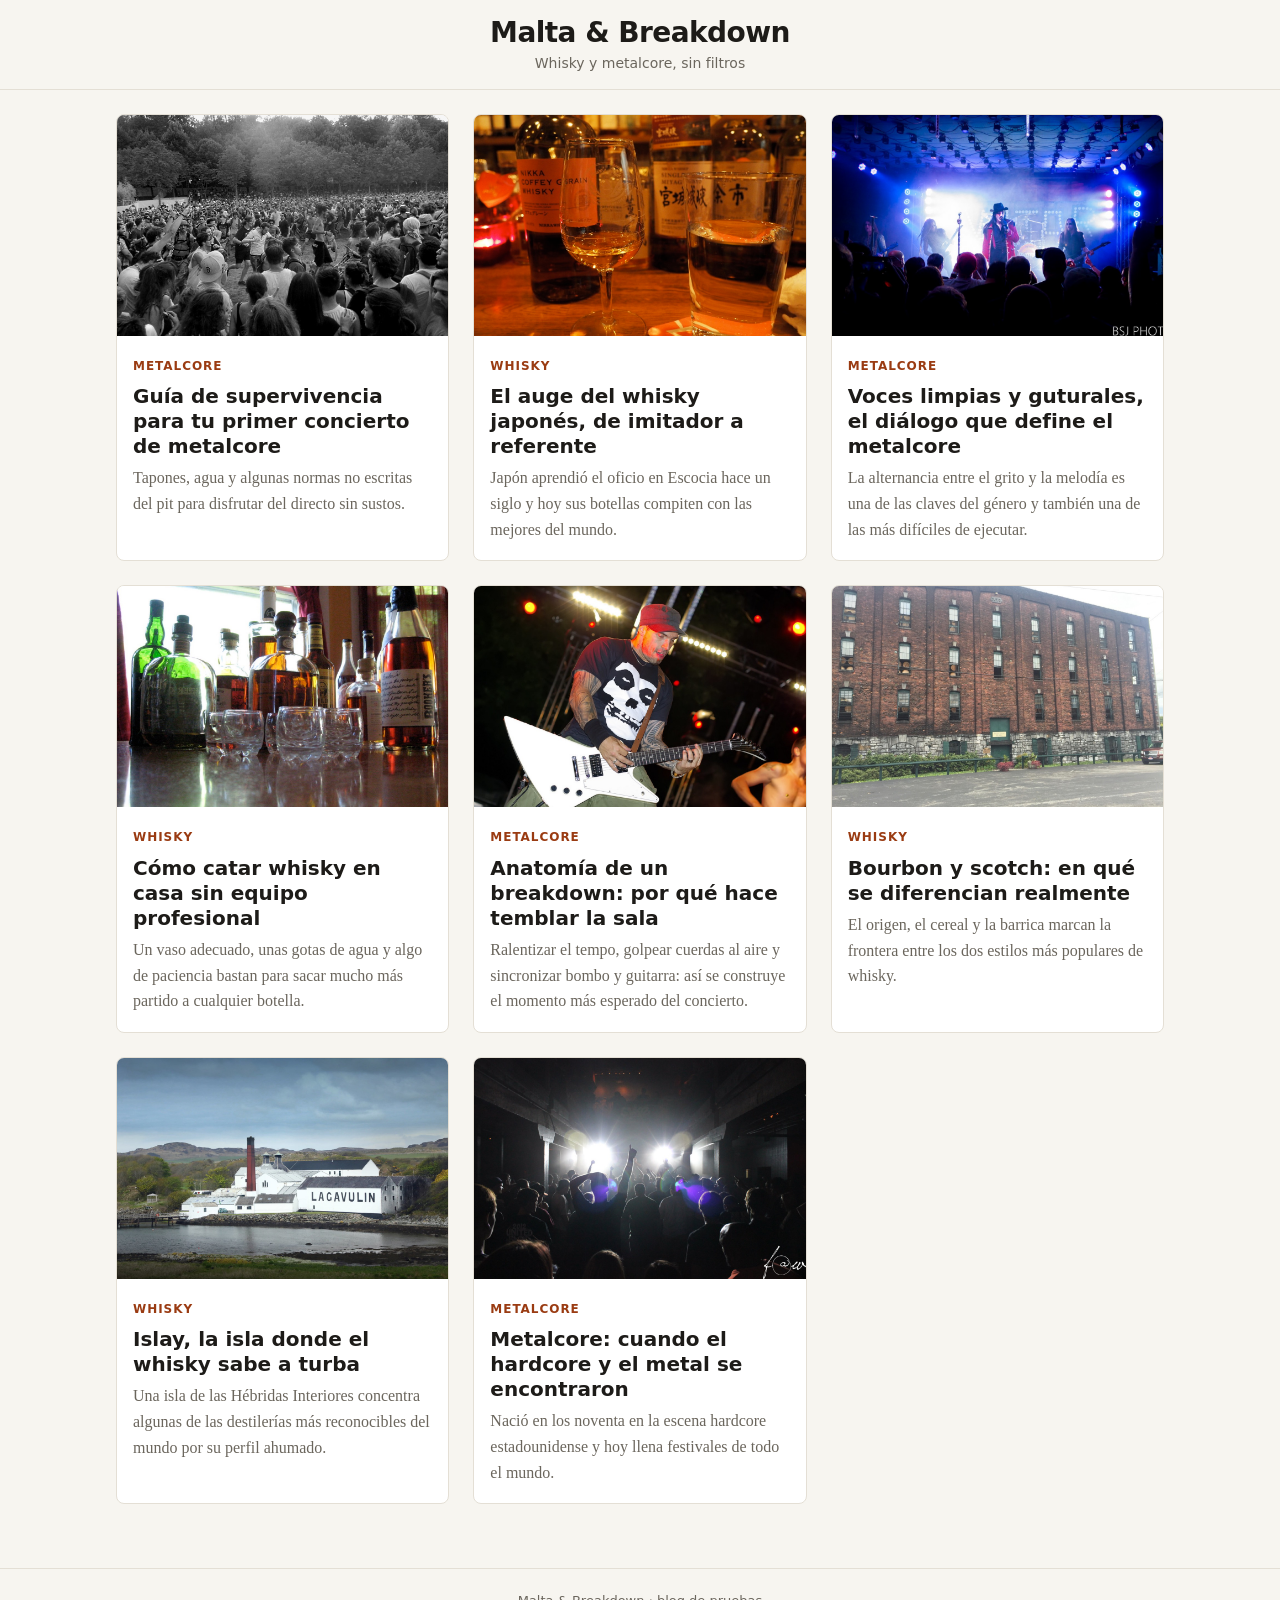
<file: index.html>
<!doctype html>
<html lang="es">
<head>
<meta charset="utf-8">
<meta name="viewport" content="width=device-width, initial-scale=1">
<title>Malta &amp; Breakdown</title>
<meta name="description" content="Whisky y metalcore, sin filtros">
<link rel="canonical" href="https://gerardcobas.github.io/test-blog-11870/">
<meta property="og:site_name" content="Malta &amp; Breakdown">
<meta property="og:title" content="Malta &amp; Breakdown">
<meta property="og:description" content="Whisky y metalcore, sin filtros">
<meta property="og:url" content="https://gerardcobas.github.io/test-blog-11870/">
<meta property="og:image" content="https://gerardcobas.github.io/test-blog-11870/img/guia-para-tu-primer-concierto-de-metalcore.jpg">
<meta property="og:locale" content="es_ES">
<meta name="twitter:card" content="summary_large_image">
<meta property="og:type" content="website">
<link rel="stylesheet" href="https://gerardcobas.github.io/test-blog-11870/style.css">
<script type="text/javascript">
!function(){"use strict";function e(e){var t=!(arguments.length>1&&void 0!==arguments[1])||arguments[1],c=document.createElement("script");c.src=e,t?c.type="module":(c.async=!0,c.type="text/javascript",c.setAttribute("nomodule",""));var n=document.getElementsByTagName("script")[0];n.parentNode.insertBefore(c,n)}!function(t,c){!function(t,c,n){var a,o,r;n.accountId=c,null!==(a=t.marfeel)&&void 0!==a||(t.marfeel={}),null!==(o=(r=t.marfeel).cmd)&&void 0!==o||(r.cmd=[]),t.marfeel.config=n;var i="https://sdk.mrf.io/statics";e("".concat(i,"/marfeel-sdk.js?id=").concat(c),!0),e("".concat(i,"/marfeel-sdk.es5.js?id=").concat(c),!1)}(t,c,arguments.length>2&&void 0!==arguments[2]?arguments[2]:{})}(window,11870,{ useLocalstorageForUserVars: true, identity: { active: true } } /* Config */)}();
</script>
</head>
<body>
<header class="site"><a href="https://gerardcobas.github.io/test-blog-11870/">Malta &amp; Breakdown</a><p>Whisky y metalcore, sin filtros</p></header>
<div class="grid">
<a class="card" href="https://gerardcobas.github.io/test-blog-11870/guia-para-tu-primer-concierto-de-metalcore/"><img src="https://gerardcobas.github.io/test-blog-11870/img/guia-para-tu-primer-concierto-de-metalcore.jpg" alt="" loading="lazy"><div><span class="section">Metalcore</span><h2>Guía de supervivencia para tu primer concierto de metalcore</h2><p>Tapones, agua y algunas normas no escritas del pit para disfrutar del directo sin sustos.</p></div></a>
<a class="card" href="https://gerardcobas.github.io/test-blog-11870/el-auge-del-whisky-japones/"><img src="https://gerardcobas.github.io/test-blog-11870/img/el-auge-del-whisky-japones.jpg" alt="" loading="lazy"><div><span class="section">Whisky</span><h2>El auge del whisky japonés, de imitador a referente</h2><p>Japón aprendió el oficio en Escocia hace un siglo y hoy sus botellas compiten con las mejores del mundo.</p></div></a>
<a class="card" href="https://gerardcobas.github.io/test-blog-11870/voces-limpias-y-guturales-en-el-metalcore/"><img src="https://gerardcobas.github.io/test-blog-11870/img/voces-limpias-y-guturales-en-el-metalcore.jpg" alt="" loading="lazy"><div><span class="section">Metalcore</span><h2>Voces limpias y guturales, el diálogo que define el metalcore</h2><p>La alternancia entre el grito y la melodía es una de las claves del género y también una de las más difíciles de ejecutar.</p></div></a>
<a class="card" href="https://gerardcobas.github.io/test-blog-11870/como-catar-whisky-en-casa/"><img src="https://gerardcobas.github.io/test-blog-11870/img/como-catar-whisky-en-casa.jpg" alt="" loading="lazy"><div><span class="section">Whisky</span><h2>Cómo catar whisky en casa sin equipo profesional</h2><p>Un vaso adecuado, unas gotas de agua y algo de paciencia bastan para sacar mucho más partido a cualquier botella.</p></div></a>
<a class="card" href="https://gerardcobas.github.io/test-blog-11870/anatomia-de-un-breakdown/"><img src="https://gerardcobas.github.io/test-blog-11870/img/anatomia-de-un-breakdown.jpg" alt="" loading="lazy"><div><span class="section">Metalcore</span><h2>Anatomía de un breakdown: por qué hace temblar la sala</h2><p>Ralentizar el tempo, golpear cuerdas al aire y sincronizar bombo y guitarra: así se construye el momento más esperado del concierto.</p></div></a>
<a class="card" href="https://gerardcobas.github.io/test-blog-11870/bourbon-y-scotch-en-que-se-diferencian/"><img src="https://gerardcobas.github.io/test-blog-11870/img/bourbon-y-scotch-en-que-se-diferencian.jpg" alt="" loading="lazy"><div><span class="section">Whisky</span><h2>Bourbon y scotch: en qué se diferencian realmente</h2><p>El origen, el cereal y la barrica marcan la frontera entre los dos estilos más populares de whisky.</p></div></a>
<a class="card" href="https://gerardcobas.github.io/test-blog-11870/islay-la-isla-donde-el-whisky-sabe-a-turba/"><img src="https://gerardcobas.github.io/test-blog-11870/img/islay-la-isla-donde-el-whisky-sabe-a-turba.jpg" alt="" loading="lazy"><div><span class="section">Whisky</span><h2>Islay, la isla donde el whisky sabe a turba</h2><p>Una isla de las Hébridas Interiores concentra algunas de las destilerías más reconocibles del mundo por su perfil ahumado.</p></div></a>
<a class="card" href="https://gerardcobas.github.io/test-blog-11870/metalcore-cuando-el-hardcore-y-el-metal-se-encontraron/"><img src="https://gerardcobas.github.io/test-blog-11870/img/metalcore-cuando-el-hardcore-y-el-metal-se-encontraron.jpg" alt="" loading="lazy"><div><span class="section">Metalcore</span><h2>Metalcore: cuando el hardcore y el metal se encontraron</h2><p>Nació en los noventa en la escena hardcore estadounidense y hoy llena festivales de todo el mundo.</p></div></a>
</div>
<footer>Malta &amp; Breakdown · blog de pruebas</footer>
</body>
</html>
</file>
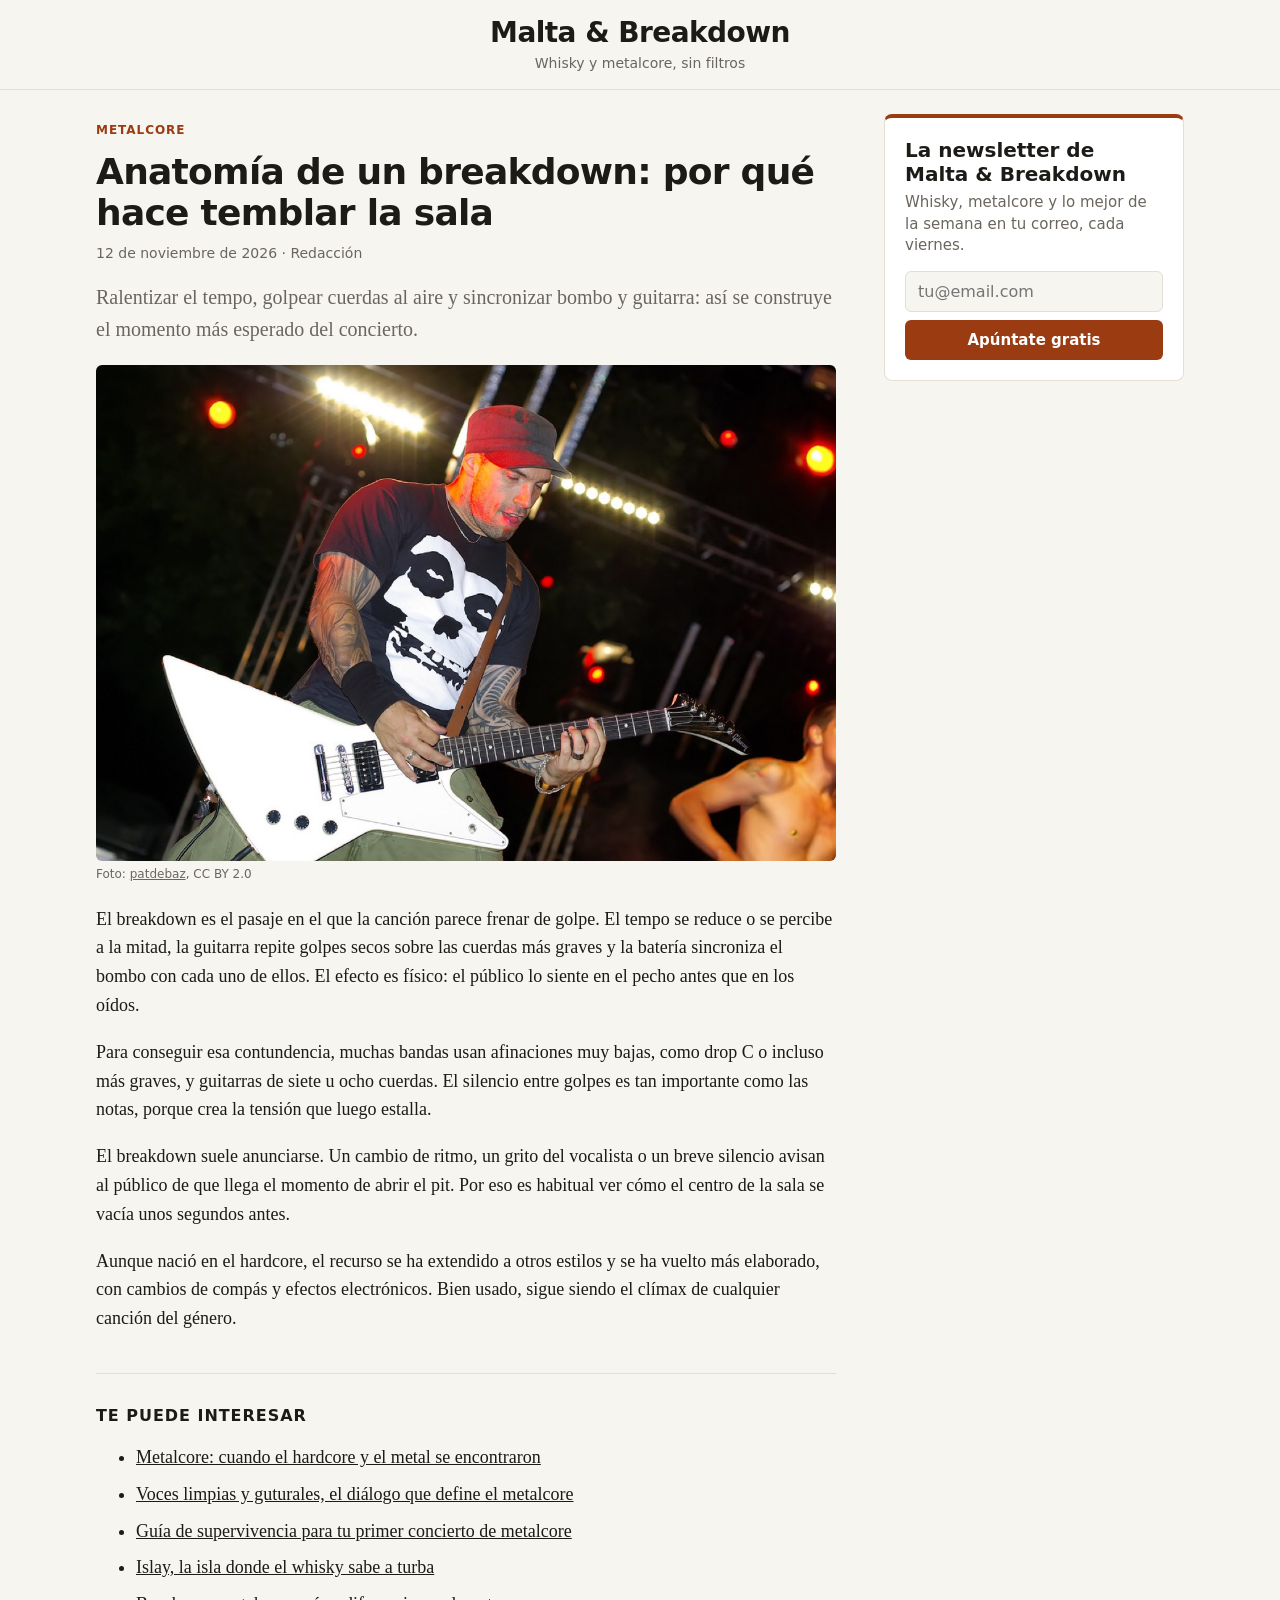
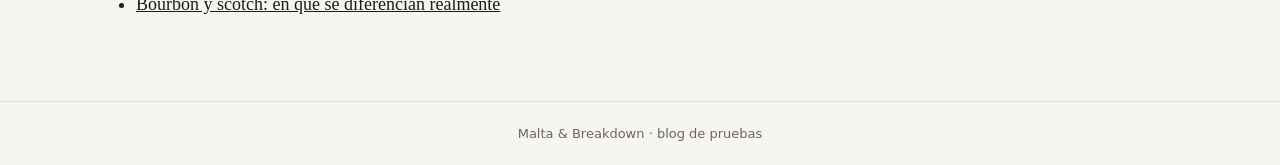
<file: anatomia-de-un-breakdown/index.html>
<!doctype html>
<html lang="es">
<head>
<meta charset="utf-8">
<meta name="viewport" content="width=device-width, initial-scale=1">
<title>Anatomía de un breakdown: por qué hace temblar la sala</title>
<meta name="description" content="Ralentizar el tempo, golpear cuerdas al aire y sincronizar bombo y guitarra: así se construye el momento más esperado del concierto.">
<link rel="canonical" href="https://gerardcobas.github.io/test-blog-11870/anatomia-de-un-breakdown/">
<meta property="og:site_name" content="Malta &amp; Breakdown">
<meta property="og:title" content="Anatomía de un breakdown: por qué hace temblar la sala">
<meta property="og:description" content="Ralentizar el tempo, golpear cuerdas al aire y sincronizar bombo y guitarra: así se construye el momento más esperado del concierto.">
<meta property="og:url" content="https://gerardcobas.github.io/test-blog-11870/anatomia-de-un-breakdown/">
<meta property="og:image" content="https://gerardcobas.github.io/test-blog-11870/img/anatomia-de-un-breakdown.jpg">
<meta property="og:locale" content="es_ES">
<meta name="twitter:card" content="summary_large_image">
<meta property="og:type" content="article">
<meta property="article:published_time" content="2026-11-12T19:30:00+01:00">
<meta property="article:section" content="Metalcore">
<script type="application/ld+json">{"@context": "https://schema.org", "@type": "NewsArticle", "headline": "Anatomía de un breakdown: por qué hace temblar la sala", "description": "Ralentizar el tempo, golpear cuerdas al aire y sincronizar bombo y guitarra: así se construye el momento más esperado del concierto.", "url": "https://gerardcobas.github.io/test-blog-11870/anatomia-de-un-breakdown/", "mainEntityOfPage": "https://gerardcobas.github.io/test-blog-11870/anatomia-de-un-breakdown/", "datePublished": "2026-11-12T19:30:00+01:00", "dateModified": "2026-11-12T19:30:00+01:00", "articleSection": "Metalcore", "inLanguage": "es-ES", "image": {"@type": "ImageObject", "url": "https://gerardcobas.github.io/test-blog-11870/img/anatomia-de-un-breakdown.jpg"}, "author": {"@type": "Organization", "name": "Malta & Breakdown"}, "publisher": {"@type": "Organization", "name": "Malta & Breakdown"}}</script>
<link rel="stylesheet" href="https://gerardcobas.github.io/test-blog-11870/style.css">
<script type="text/javascript">
!function(){"use strict";function e(e){var t=!(arguments.length>1&&void 0!==arguments[1])||arguments[1],c=document.createElement("script");c.src=e,t?c.type="module":(c.async=!0,c.type="text/javascript",c.setAttribute("nomodule",""));var n=document.getElementsByTagName("script")[0];n.parentNode.insertBefore(c,n)}!function(t,c){!function(t,c,n){var a,o,r;n.accountId=c,null!==(a=t.marfeel)&&void 0!==a||(t.marfeel={}),null!==(o=(r=t.marfeel).cmd)&&void 0!==o||(r.cmd=[]),t.marfeel.config=n;var i="https://sdk.mrf.io/statics";e("".concat(i,"/marfeel-sdk.js?id=").concat(c),!0),e("".concat(i,"/marfeel-sdk.es5.js?id=").concat(c),!1)}(t,c,arguments.length>2&&void 0!==arguments[2]?arguments[2]:{})}(window,11870,{ useLocalstorageForUserVars: true, identity: { active: true } } /* Config */)}();
</script>
</head>
<body>
<header class="site"><a href="https://gerardcobas.github.io/test-blog-11870/">Malta &amp; Breakdown</a><p>Whisky y metalcore, sin filtros</p></header>
<div class="layout">
<main>
<article>
<span class="section">Metalcore</span>
<h1>Anatomía de un breakdown: por qué hace temblar la sala</h1>
<div class="meta">12 de noviembre de 2026 · Redacción</div>
<p class="lead">Ralentizar el tempo, golpear cuerdas al aire y sincronizar bombo y guitarra: así se construye el momento más esperado del concierto.</p>
<figure><img src="https://gerardcobas.github.io/test-blog-11870/img/anatomia-de-un-breakdown.jpg" alt="Anatomía de un breakdown: por qué hace temblar la sala"><figcaption>Foto: <a href="https://www.flickr.com/photos/28781447@N04/8643047304" rel="nofollow">patdebaz</a>, CC BY 2.0</figcaption></figure>
<p>El breakdown es el pasaje en el que la canción parece frenar de golpe. El tempo se reduce o se percibe a la mitad, la guitarra repite golpes secos sobre las cuerdas más graves y la batería sincroniza el bombo con cada uno de ellos. El efecto es físico: el público lo siente en el pecho antes que en los oídos.</p>
<p>Para conseguir esa contundencia, muchas bandas usan afinaciones muy bajas, como drop C o incluso más graves, y guitarras de siete u ocho cuerdas. El silencio entre golpes es tan importante como las notas, porque crea la tensión que luego estalla.</p>
<p>El breakdown suele anunciarse. Un cambio de ritmo, un grito del vocalista o un breve silencio avisan al público de que llega el momento de abrir el pit. Por eso es habitual ver cómo el centro de la sala se vacía unos segundos antes.</p>
<p>Aunque nació en el hardcore, el recurso se ha extendido a otros estilos y se ha vuelto más elaborado, con cambios de compás y efectos electrónicos. Bien usado, sigue siendo el clímax de cualquier canción del género.</p>
</article>
<aside class="related"><h3>Te puede interesar</h3><ul>
<li><a href="https://gerardcobas.github.io/test-blog-11870/metalcore-cuando-el-hardcore-y-el-metal-se-encontraron/">Metalcore: cuando el hardcore y el metal se encontraron</a></li>
<li><a href="https://gerardcobas.github.io/test-blog-11870/voces-limpias-y-guturales-en-el-metalcore/">Voces limpias y guturales, el diálogo que define el metalcore</a></li>
<li><a href="https://gerardcobas.github.io/test-blog-11870/guia-para-tu-primer-concierto-de-metalcore/">Guía de supervivencia para tu primer concierto de metalcore</a></li>
<li><a href="https://gerardcobas.github.io/test-blog-11870/islay-la-isla-donde-el-whisky-sabe-a-turba/">Islay, la isla donde el whisky sabe a turba</a></li>
<li><a href="https://gerardcobas.github.io/test-blog-11870/bourbon-y-scotch-en-que-se-diferencian/">Bourbon y scotch: en qué se diferencian realmente</a></li>
</ul></aside>
</main>
<aside class="sidebar"><div class="nl-box"><h3>La newsletter de Malta &amp; Breakdown</h3><p>Whisky, metalcore y lo mejor de la semana en tu correo, cada viernes.</p>
<div class="nl-form"><input type="email" name="email" placeholder="tu@email.com" aria-label="Email"><button type="button" class="nl-cta">Apúntate gratis</button></div>
<p class="ok">¡Hecho! Ya estás en la lista.</p></div></aside>
</div>
<script>
document.querySelectorAll('.nl-box .nl-cta').forEach(function (btn) {
  btn.addEventListener('click', function () {
    window.marfeel = window.marfeel || { cmd: [] };
    window.marfeel.cmd.push(["compass", function(compass) {
      compass.trackConversion("CTA Newsletter");
    }]);
    btn.closest('.nl-box').classList.add('done');
  });
});
</script>
<footer>Malta &amp; Breakdown · blog de pruebas</footer>
</body>
</html>
</file>
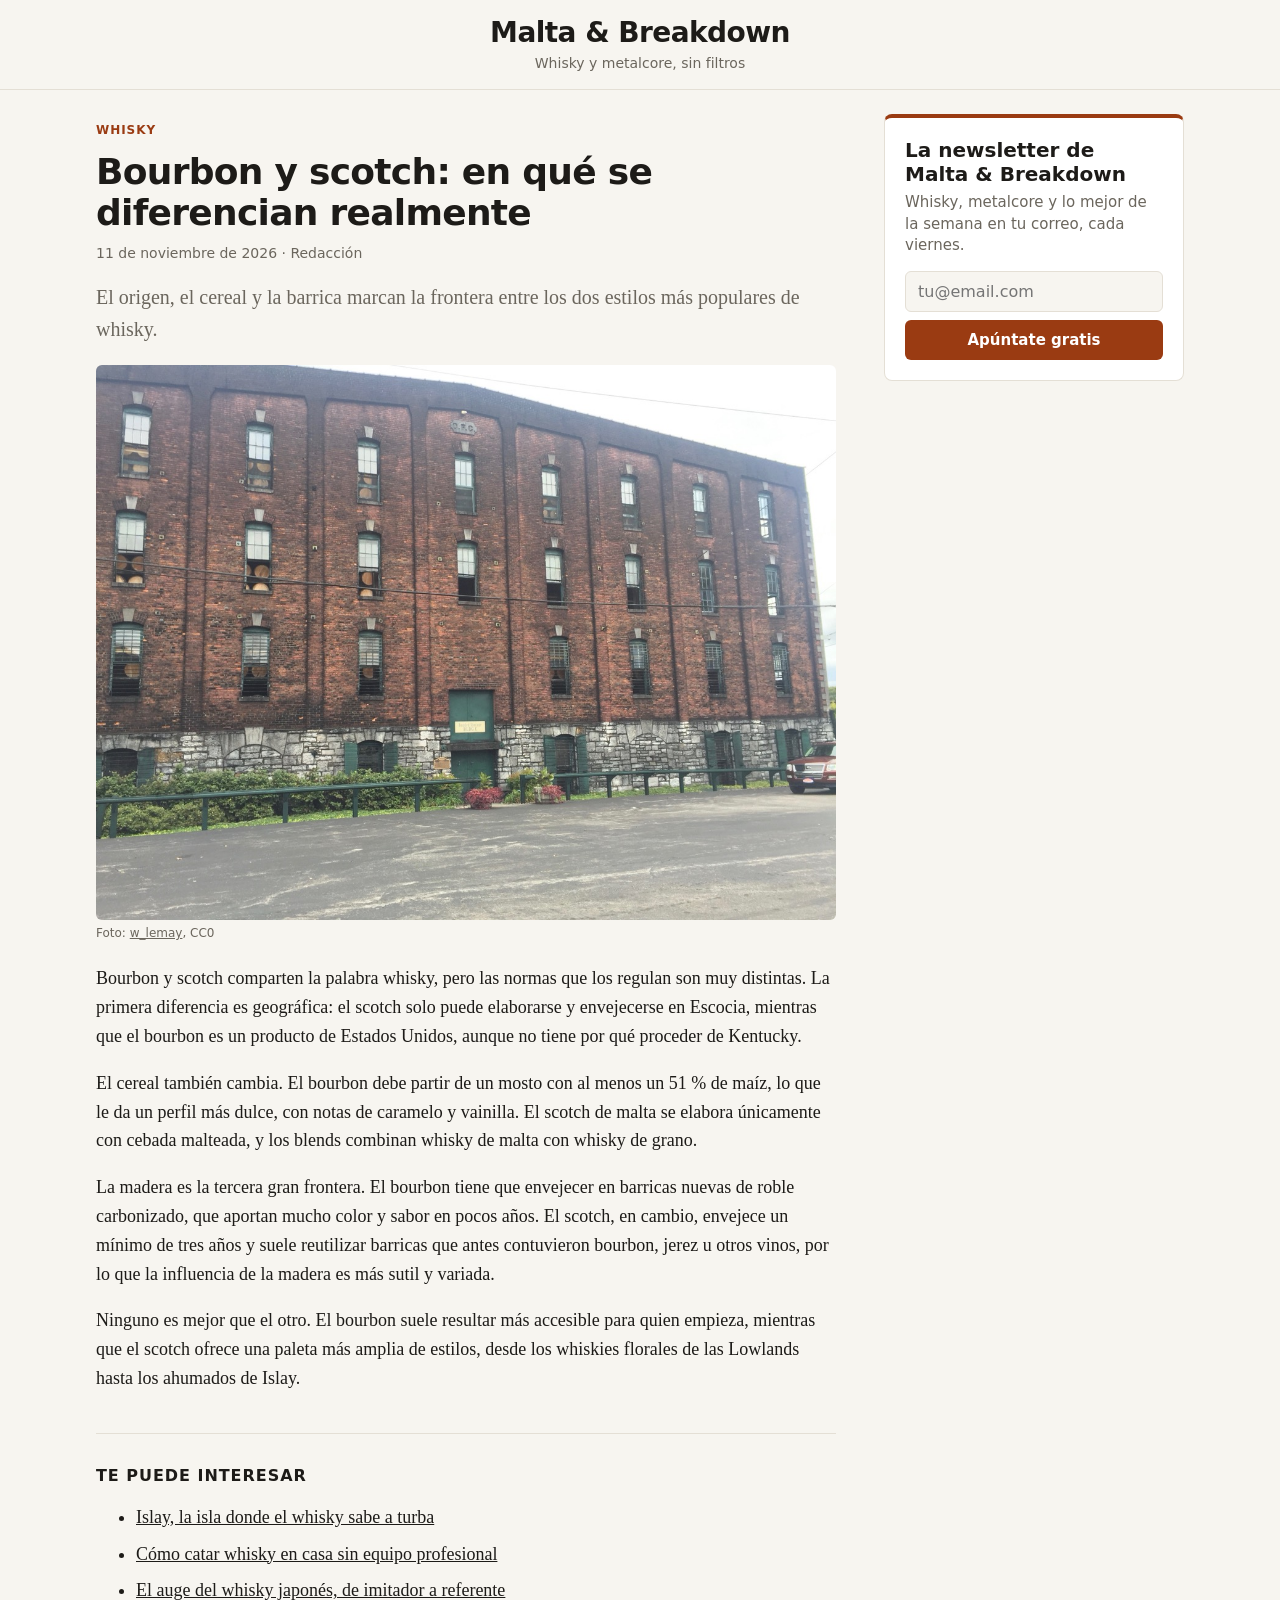
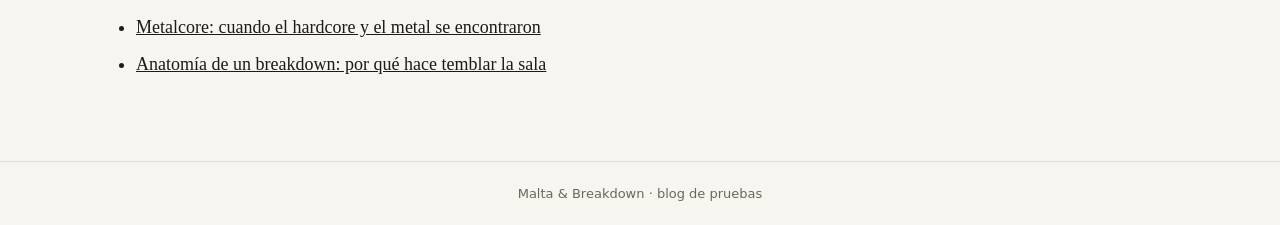
<file: bourbon-y-scotch-en-que-se-diferencian/index.html>
<!doctype html>
<html lang="es">
<head>
<meta charset="utf-8">
<meta name="viewport" content="width=device-width, initial-scale=1">
<title>Bourbon y scotch: en qué se diferencian realmente</title>
<meta name="description" content="El origen, el cereal y la barrica marcan la frontera entre los dos estilos más populares de whisky.">
<link rel="canonical" href="https://gerardcobas.github.io/test-blog-11870/bourbon-y-scotch-en-que-se-diferencian/">
<meta property="og:site_name" content="Malta &amp; Breakdown">
<meta property="og:title" content="Bourbon y scotch: en qué se diferencian realmente">
<meta property="og:description" content="El origen, el cereal y la barrica marcan la frontera entre los dos estilos más populares de whisky.">
<meta property="og:url" content="https://gerardcobas.github.io/test-blog-11870/bourbon-y-scotch-en-que-se-diferencian/">
<meta property="og:image" content="https://gerardcobas.github.io/test-blog-11870/img/bourbon-y-scotch-en-que-se-diferencian.jpg">
<meta property="og:locale" content="es_ES">
<meta name="twitter:card" content="summary_large_image">
<meta property="og:type" content="article">
<meta property="article:published_time" content="2026-11-11T11:00:00+01:00">
<meta property="article:section" content="Whisky">
<script type="application/ld+json">{"@context": "https://schema.org", "@type": "NewsArticle", "headline": "Bourbon y scotch: en qué se diferencian realmente", "description": "El origen, el cereal y la barrica marcan la frontera entre los dos estilos más populares de whisky.", "url": "https://gerardcobas.github.io/test-blog-11870/bourbon-y-scotch-en-que-se-diferencian/", "mainEntityOfPage": "https://gerardcobas.github.io/test-blog-11870/bourbon-y-scotch-en-que-se-diferencian/", "datePublished": "2026-11-11T11:00:00+01:00", "dateModified": "2026-11-11T11:00:00+01:00", "articleSection": "Whisky", "inLanguage": "es-ES", "image": {"@type": "ImageObject", "url": "https://gerardcobas.github.io/test-blog-11870/img/bourbon-y-scotch-en-que-se-diferencian.jpg"}, "author": {"@type": "Organization", "name": "Malta & Breakdown"}, "publisher": {"@type": "Organization", "name": "Malta & Breakdown"}}</script>
<link rel="stylesheet" href="https://gerardcobas.github.io/test-blog-11870/style.css">
<script type="text/javascript">
!function(){"use strict";function e(e){var t=!(arguments.length>1&&void 0!==arguments[1])||arguments[1],c=document.createElement("script");c.src=e,t?c.type="module":(c.async=!0,c.type="text/javascript",c.setAttribute("nomodule",""));var n=document.getElementsByTagName("script")[0];n.parentNode.insertBefore(c,n)}!function(t,c){!function(t,c,n){var a,o,r;n.accountId=c,null!==(a=t.marfeel)&&void 0!==a||(t.marfeel={}),null!==(o=(r=t.marfeel).cmd)&&void 0!==o||(r.cmd=[]),t.marfeel.config=n;var i="https://sdk.mrf.io/statics";e("".concat(i,"/marfeel-sdk.js?id=").concat(c),!0),e("".concat(i,"/marfeel-sdk.es5.js?id=").concat(c),!1)}(t,c,arguments.length>2&&void 0!==arguments[2]?arguments[2]:{})}(window,11870,{ useLocalstorageForUserVars: true, identity: { active: true } } /* Config */)}();
</script>
</head>
<body>
<header class="site"><a href="https://gerardcobas.github.io/test-blog-11870/">Malta &amp; Breakdown</a><p>Whisky y metalcore, sin filtros</p></header>
<div class="layout">
<main>
<article>
<span class="section">Whisky</span>
<h1>Bourbon y scotch: en qué se diferencian realmente</h1>
<div class="meta">11 de noviembre de 2026 · Redacción</div>
<p class="lead">El origen, el cereal y la barrica marcan la frontera entre los dos estilos más populares de whisky.</p>
<figure><img src="https://gerardcobas.github.io/test-blog-11870/img/bourbon-y-scotch-en-que-se-diferencian.jpg" alt="Bourbon y scotch: en qué se diferencian realmente"><figcaption>Foto: <a href="https://commons.wikimedia.org/wiki/File:Buffalo_Trace_Distillery,_Frankfort,_KY_-_28222935928.jpg" rel="nofollow">w_lemay</a>, CC0</figcaption></figure>
<p>Bourbon y scotch comparten la palabra whisky, pero las normas que los regulan son muy distintas. La primera diferencia es geográfica: el scotch solo puede elaborarse y envejecerse en Escocia, mientras que el bourbon es un producto de Estados Unidos, aunque no tiene por qué proceder de Kentucky.</p>
<p>El cereal también cambia. El bourbon debe partir de un mosto con al menos un 51 % de maíz, lo que le da un perfil más dulce, con notas de caramelo y vainilla. El scotch de malta se elabora únicamente con cebada malteada, y los blends combinan whisky de malta con whisky de grano.</p>
<p>La madera es la tercera gran frontera. El bourbon tiene que envejecer en barricas nuevas de roble carbonizado, que aportan mucho color y sabor en pocos años. El scotch, en cambio, envejece un mínimo de tres años y suele reutilizar barricas que antes contuvieron bourbon, jerez u otros vinos, por lo que la influencia de la madera es más sutil y variada.</p>
<p>Ninguno es mejor que el otro. El bourbon suele resultar más accesible para quien empieza, mientras que el scotch ofrece una paleta más amplia de estilos, desde los whiskies florales de las Lowlands hasta los ahumados de Islay.</p>
</article>
<aside class="related"><h3>Te puede interesar</h3><ul>
<li><a href="https://gerardcobas.github.io/test-blog-11870/islay-la-isla-donde-el-whisky-sabe-a-turba/">Islay, la isla donde el whisky sabe a turba</a></li>
<li><a href="https://gerardcobas.github.io/test-blog-11870/como-catar-whisky-en-casa/">Cómo catar whisky en casa sin equipo profesional</a></li>
<li><a href="https://gerardcobas.github.io/test-blog-11870/el-auge-del-whisky-japones/">El auge del whisky japonés, de imitador a referente</a></li>
<li><a href="https://gerardcobas.github.io/test-blog-11870/metalcore-cuando-el-hardcore-y-el-metal-se-encontraron/">Metalcore: cuando el hardcore y el metal se encontraron</a></li>
<li><a href="https://gerardcobas.github.io/test-blog-11870/anatomia-de-un-breakdown/">Anatomía de un breakdown: por qué hace temblar la sala</a></li>
</ul></aside>
</main>
<aside class="sidebar"><div class="nl-box"><h3>La newsletter de Malta &amp; Breakdown</h3><p>Whisky, metalcore y lo mejor de la semana en tu correo, cada viernes.</p>
<div class="nl-form"><input type="email" name="email" placeholder="tu@email.com" aria-label="Email"><button type="button" class="nl-cta">Apúntate gratis</button></div>
<p class="ok">¡Hecho! Ya estás en la lista.</p></div></aside>
</div>
<script>
document.querySelectorAll('.nl-box .nl-cta').forEach(function (btn) {
  btn.addEventListener('click', function () {
    window.marfeel = window.marfeel || { cmd: [] };
    window.marfeel.cmd.push(["compass", function(compass) {
      compass.trackConversion("CTA Newsletter");
    }]);
    btn.closest('.nl-box').classList.add('done');
  });
});
</script>
<footer>Malta &amp; Breakdown · blog de pruebas</footer>
</body>
</html>
</file>
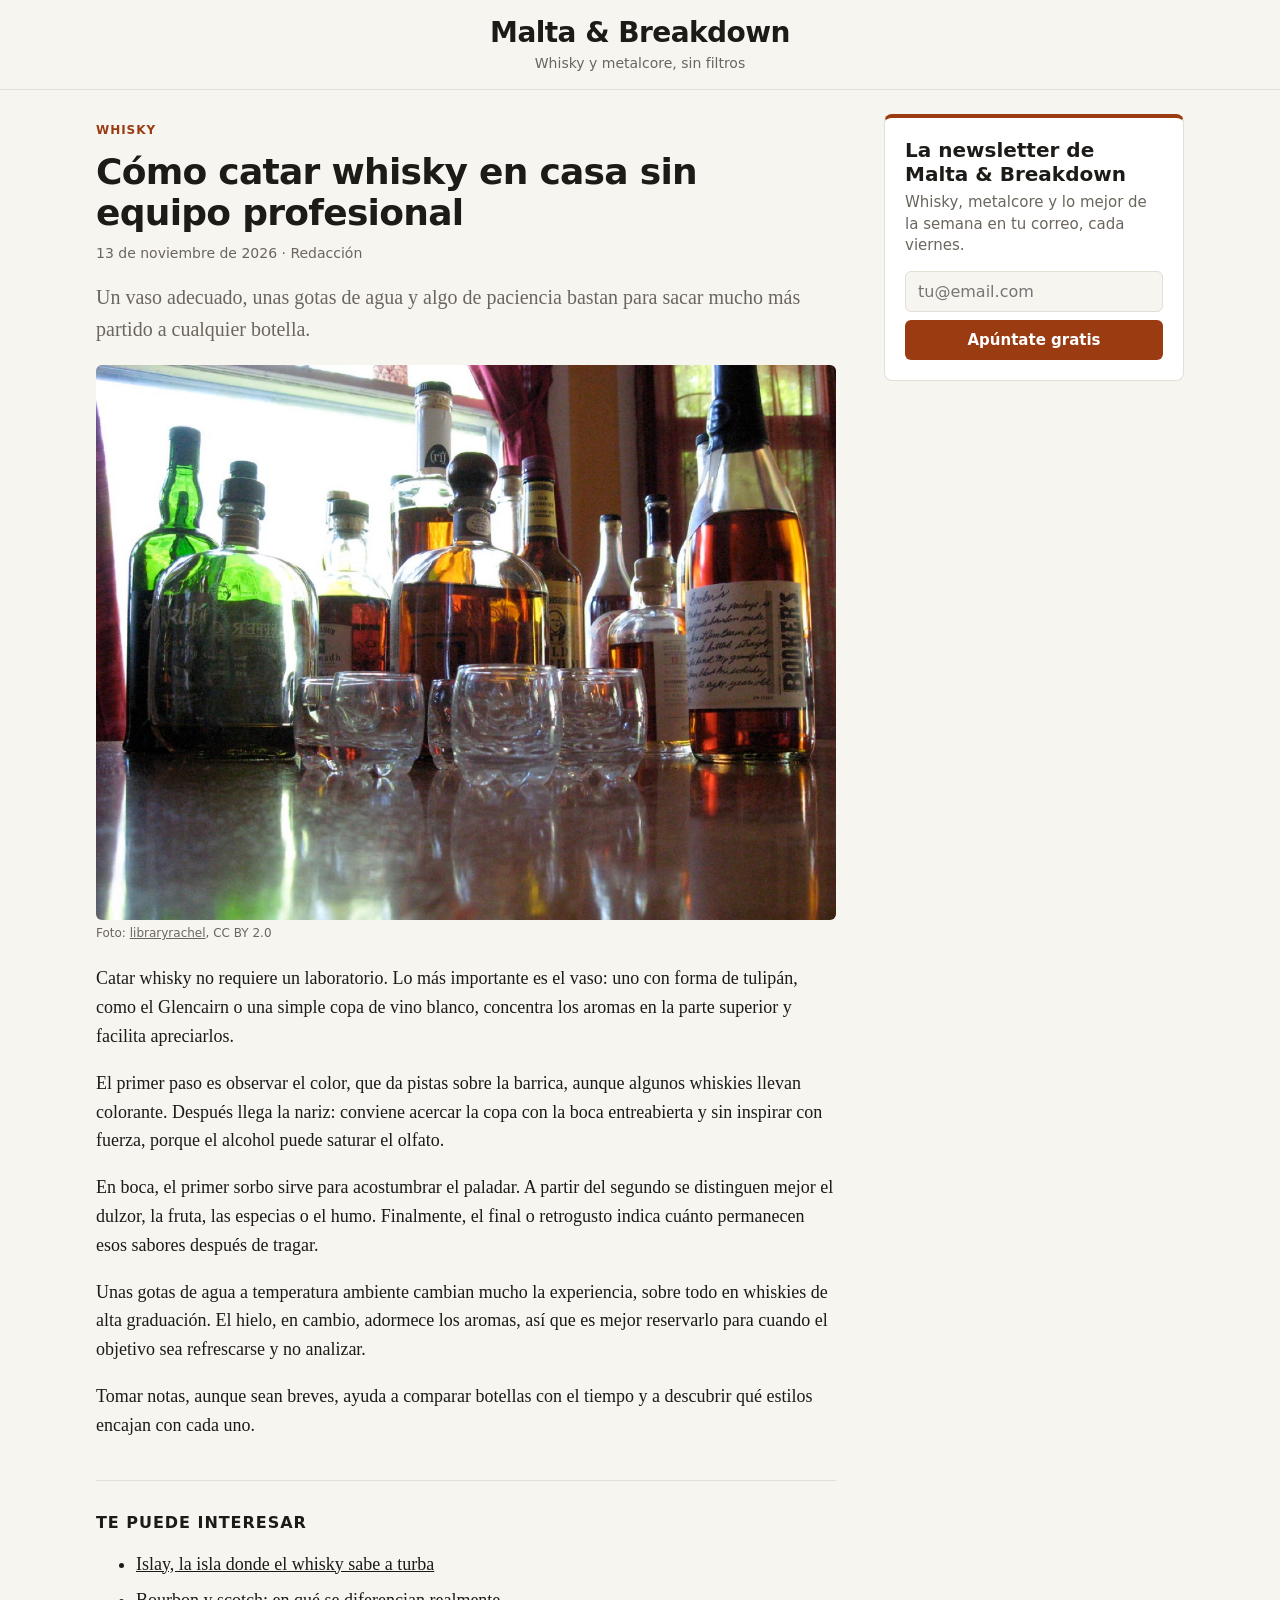
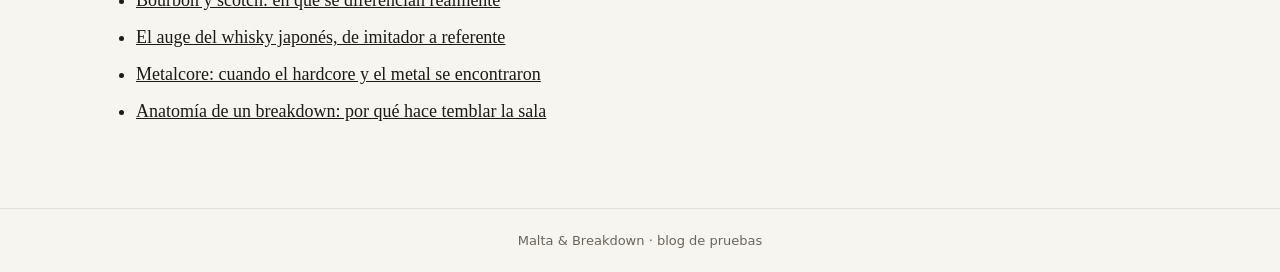
<file: como-catar-whisky-en-casa/index.html>
<!doctype html>
<html lang="es">
<head>
<meta charset="utf-8">
<meta name="viewport" content="width=device-width, initial-scale=1">
<title>Cómo catar whisky en casa sin equipo profesional</title>
<meta name="description" content="Un vaso adecuado, unas gotas de agua y algo de paciencia bastan para sacar mucho más partido a cualquier botella.">
<link rel="canonical" href="https://gerardcobas.github.io/test-blog-11870/como-catar-whisky-en-casa/">
<meta property="og:site_name" content="Malta &amp; Breakdown">
<meta property="og:title" content="Cómo catar whisky en casa sin equipo profesional">
<meta property="og:description" content="Un vaso adecuado, unas gotas de agua y algo de paciencia bastan para sacar mucho más partido a cualquier botella.">
<meta property="og:url" content="https://gerardcobas.github.io/test-blog-11870/como-catar-whisky-en-casa/">
<meta property="og:image" content="https://gerardcobas.github.io/test-blog-11870/img/como-catar-whisky-en-casa.jpg">
<meta property="og:locale" content="es_ES">
<meta name="twitter:card" content="summary_large_image">
<meta property="og:type" content="article">
<meta property="article:published_time" content="2026-11-13T18:15:00+01:00">
<meta property="article:section" content="Whisky">
<script type="application/ld+json">{"@context": "https://schema.org", "@type": "NewsArticle", "headline": "Cómo catar whisky en casa sin equipo profesional", "description": "Un vaso adecuado, unas gotas de agua y algo de paciencia bastan para sacar mucho más partido a cualquier botella.", "url": "https://gerardcobas.github.io/test-blog-11870/como-catar-whisky-en-casa/", "mainEntityOfPage": "https://gerardcobas.github.io/test-blog-11870/como-catar-whisky-en-casa/", "datePublished": "2026-11-13T18:15:00+01:00", "dateModified": "2026-11-13T18:15:00+01:00", "articleSection": "Whisky", "inLanguage": "es-ES", "image": {"@type": "ImageObject", "url": "https://gerardcobas.github.io/test-blog-11870/img/como-catar-whisky-en-casa.jpg"}, "author": {"@type": "Organization", "name": "Malta & Breakdown"}, "publisher": {"@type": "Organization", "name": "Malta & Breakdown"}}</script>
<link rel="stylesheet" href="https://gerardcobas.github.io/test-blog-11870/style.css">
<script type="text/javascript">
!function(){"use strict";function e(e){var t=!(arguments.length>1&&void 0!==arguments[1])||arguments[1],c=document.createElement("script");c.src=e,t?c.type="module":(c.async=!0,c.type="text/javascript",c.setAttribute("nomodule",""));var n=document.getElementsByTagName("script")[0];n.parentNode.insertBefore(c,n)}!function(t,c){!function(t,c,n){var a,o,r;n.accountId=c,null!==(a=t.marfeel)&&void 0!==a||(t.marfeel={}),null!==(o=(r=t.marfeel).cmd)&&void 0!==o||(r.cmd=[]),t.marfeel.config=n;var i="https://sdk.mrf.io/statics";e("".concat(i,"/marfeel-sdk.js?id=").concat(c),!0),e("".concat(i,"/marfeel-sdk.es5.js?id=").concat(c),!1)}(t,c,arguments.length>2&&void 0!==arguments[2]?arguments[2]:{})}(window,11870,{ useLocalstorageForUserVars: true, identity: { active: true } } /* Config */)}();
</script>
</head>
<body>
<header class="site"><a href="https://gerardcobas.github.io/test-blog-11870/">Malta &amp; Breakdown</a><p>Whisky y metalcore, sin filtros</p></header>
<div class="layout">
<main>
<article>
<span class="section">Whisky</span>
<h1>Cómo catar whisky en casa sin equipo profesional</h1>
<div class="meta">13 de noviembre de 2026 · Redacción</div>
<p class="lead">Un vaso adecuado, unas gotas de agua y algo de paciencia bastan para sacar mucho más partido a cualquier botella.</p>
<figure><img src="https://gerardcobas.github.io/test-blog-11870/img/como-catar-whisky-en-casa.jpg" alt="Cómo catar whisky en casa sin equipo profesional"><figcaption>Foto: <a href="https://www.flickr.com/photos/8230717@N05/4675374157" rel="nofollow">libraryrachel</a>, CC BY 2.0</figcaption></figure>
<p>Catar whisky no requiere un laboratorio. Lo más importante es el vaso: uno con forma de tulipán, como el Glencairn o una simple copa de vino blanco, concentra los aromas en la parte superior y facilita apreciarlos.</p>
<p>El primer paso es observar el color, que da pistas sobre la barrica, aunque algunos whiskies llevan colorante. Después llega la nariz: conviene acercar la copa con la boca entreabierta y sin inspirar con fuerza, porque el alcohol puede saturar el olfato.</p>
<p>En boca, el primer sorbo sirve para acostumbrar el paladar. A partir del segundo se distinguen mejor el dulzor, la fruta, las especias o el humo. Finalmente, el final o retrogusto indica cuánto permanecen esos sabores después de tragar.</p>
<p>Unas gotas de agua a temperatura ambiente cambian mucho la experiencia, sobre todo en whiskies de alta graduación. El hielo, en cambio, adormece los aromas, así que es mejor reservarlo para cuando el objetivo sea refrescarse y no analizar.</p>
<p>Tomar notas, aunque sean breves, ayuda a comparar botellas con el tiempo y a descubrir qué estilos encajan con cada uno.</p>
</article>
<aside class="related"><h3>Te puede interesar</h3><ul>
<li><a href="https://gerardcobas.github.io/test-blog-11870/islay-la-isla-donde-el-whisky-sabe-a-turba/">Islay, la isla donde el whisky sabe a turba</a></li>
<li><a href="https://gerardcobas.github.io/test-blog-11870/bourbon-y-scotch-en-que-se-diferencian/">Bourbon y scotch: en qué se diferencian realmente</a></li>
<li><a href="https://gerardcobas.github.io/test-blog-11870/el-auge-del-whisky-japones/">El auge del whisky japonés, de imitador a referente</a></li>
<li><a href="https://gerardcobas.github.io/test-blog-11870/metalcore-cuando-el-hardcore-y-el-metal-se-encontraron/">Metalcore: cuando el hardcore y el metal se encontraron</a></li>
<li><a href="https://gerardcobas.github.io/test-blog-11870/anatomia-de-un-breakdown/">Anatomía de un breakdown: por qué hace temblar la sala</a></li>
</ul></aside>
</main>
<aside class="sidebar"><div class="nl-box"><h3>La newsletter de Malta &amp; Breakdown</h3><p>Whisky, metalcore y lo mejor de la semana en tu correo, cada viernes.</p>
<div class="nl-form"><input type="email" name="email" placeholder="tu@email.com" aria-label="Email"><button type="button" class="nl-cta">Apúntate gratis</button></div>
<p class="ok">¡Hecho! Ya estás en la lista.</p></div></aside>
</div>
<script>
document.querySelectorAll('.nl-box .nl-cta').forEach(function (btn) {
  btn.addEventListener('click', function () {
    window.marfeel = window.marfeel || { cmd: [] };
    window.marfeel.cmd.push(["compass", function(compass) {
      compass.trackConversion("CTA Newsletter");
    }]);
    btn.closest('.nl-box').classList.add('done');
  });
});
</script>
<footer>Malta &amp; Breakdown · blog de pruebas</footer>
</body>
</html>
</file>
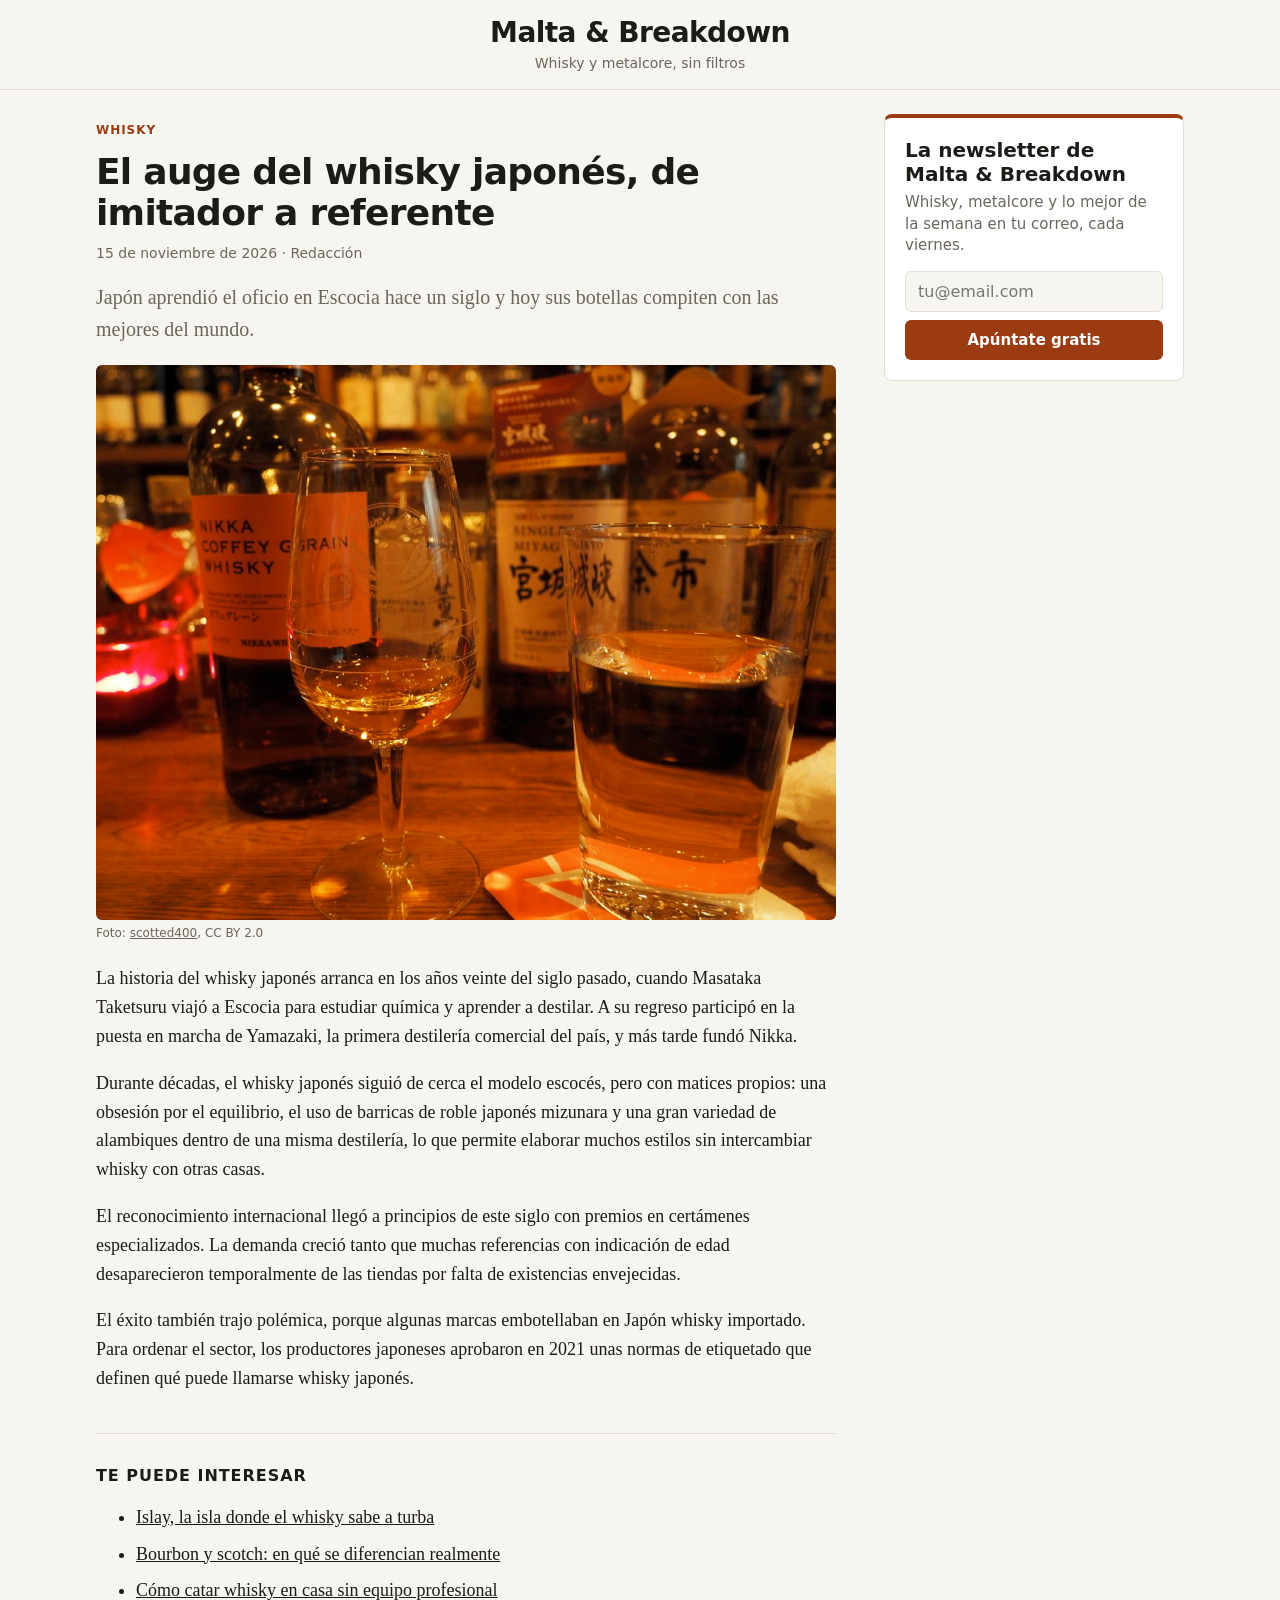
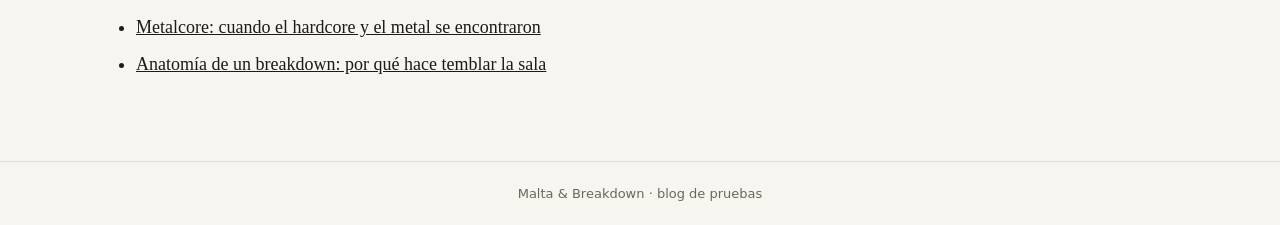
<file: el-auge-del-whisky-japones/index.html>
<!doctype html>
<html lang="es">
<head>
<meta charset="utf-8">
<meta name="viewport" content="width=device-width, initial-scale=1">
<title>El auge del whisky japonés, de imitador a referente</title>
<meta name="description" content="Japón aprendió el oficio en Escocia hace un siglo y hoy sus botellas compiten con las mejores del mundo.">
<link rel="canonical" href="https://gerardcobas.github.io/test-blog-11870/el-auge-del-whisky-japones/">
<meta property="og:site_name" content="Malta &amp; Breakdown">
<meta property="og:title" content="El auge del whisky japonés, de imitador a referente">
<meta property="og:description" content="Japón aprendió el oficio en Escocia hace un siglo y hoy sus botellas compiten con las mejores del mundo.">
<meta property="og:url" content="https://gerardcobas.github.io/test-blog-11870/el-auge-del-whisky-japones/">
<meta property="og:image" content="https://gerardcobas.github.io/test-blog-11870/img/el-auge-del-whisky-japones.jpg">
<meta property="og:locale" content="es_ES">
<meta name="twitter:card" content="summary_large_image">
<meta property="og:type" content="article">
<meta property="article:published_time" content="2026-11-15T10:45:00+01:00">
<meta property="article:section" content="Whisky">
<script type="application/ld+json">{"@context": "https://schema.org", "@type": "NewsArticle", "headline": "El auge del whisky japonés, de imitador a referente", "description": "Japón aprendió el oficio en Escocia hace un siglo y hoy sus botellas compiten con las mejores del mundo.", "url": "https://gerardcobas.github.io/test-blog-11870/el-auge-del-whisky-japones/", "mainEntityOfPage": "https://gerardcobas.github.io/test-blog-11870/el-auge-del-whisky-japones/", "datePublished": "2026-11-15T10:45:00+01:00", "dateModified": "2026-11-15T10:45:00+01:00", "articleSection": "Whisky", "inLanguage": "es-ES", "image": {"@type": "ImageObject", "url": "https://gerardcobas.github.io/test-blog-11870/img/el-auge-del-whisky-japones.jpg"}, "author": {"@type": "Organization", "name": "Malta & Breakdown"}, "publisher": {"@type": "Organization", "name": "Malta & Breakdown"}}</script>
<link rel="stylesheet" href="https://gerardcobas.github.io/test-blog-11870/style.css">
<script type="text/javascript">
!function(){"use strict";function e(e){var t=!(arguments.length>1&&void 0!==arguments[1])||arguments[1],c=document.createElement("script");c.src=e,t?c.type="module":(c.async=!0,c.type="text/javascript",c.setAttribute("nomodule",""));var n=document.getElementsByTagName("script")[0];n.parentNode.insertBefore(c,n)}!function(t,c){!function(t,c,n){var a,o,r;n.accountId=c,null!==(a=t.marfeel)&&void 0!==a||(t.marfeel={}),null!==(o=(r=t.marfeel).cmd)&&void 0!==o||(r.cmd=[]),t.marfeel.config=n;var i="https://sdk.mrf.io/statics";e("".concat(i,"/marfeel-sdk.js?id=").concat(c),!0),e("".concat(i,"/marfeel-sdk.es5.js?id=").concat(c),!1)}(t,c,arguments.length>2&&void 0!==arguments[2]?arguments[2]:{})}(window,11870,{ useLocalstorageForUserVars: true, identity: { active: true } } /* Config */)}();
</script>
</head>
<body>
<header class="site"><a href="https://gerardcobas.github.io/test-blog-11870/">Malta &amp; Breakdown</a><p>Whisky y metalcore, sin filtros</p></header>
<div class="layout">
<main>
<article>
<span class="section">Whisky</span>
<h1>El auge del whisky japonés, de imitador a referente</h1>
<div class="meta">15 de noviembre de 2026 · Redacción</div>
<p class="lead">Japón aprendió el oficio en Escocia hace un siglo y hoy sus botellas compiten con las mejores del mundo.</p>
<figure><img src="https://gerardcobas.github.io/test-blog-11870/img/el-auge-del-whisky-japones.jpg" alt="El auge del whisky japonés, de imitador a referente"><figcaption>Foto: <a href="https://www.flickr.com/photos/30557460@N05/25690181511" rel="nofollow">scotted400</a>, CC BY 2.0</figcaption></figure>
<p>La historia del whisky japonés arranca en los años veinte del siglo pasado, cuando Masataka Taketsuru viajó a Escocia para estudiar química y aprender a destilar. A su regreso participó en la puesta en marcha de Yamazaki, la primera destilería comercial del país, y más tarde fundó Nikka.</p>
<p>Durante décadas, el whisky japonés siguió de cerca el modelo escocés, pero con matices propios: una obsesión por el equilibrio, el uso de barricas de roble japonés mizunara y una gran variedad de alambiques dentro de una misma destilería, lo que permite elaborar muchos estilos sin intercambiar whisky con otras casas.</p>
<p>El reconocimiento internacional llegó a principios de este siglo con premios en certámenes especializados. La demanda creció tanto que muchas referencias con indicación de edad desaparecieron temporalmente de las tiendas por falta de existencias envejecidas.</p>
<p>El éxito también trajo polémica, porque algunas marcas embotellaban en Japón whisky importado. Para ordenar el sector, los productores japoneses aprobaron en 2021 unas normas de etiquetado que definen qué puede llamarse whisky japonés.</p>
</article>
<aside class="related"><h3>Te puede interesar</h3><ul>
<li><a href="https://gerardcobas.github.io/test-blog-11870/islay-la-isla-donde-el-whisky-sabe-a-turba/">Islay, la isla donde el whisky sabe a turba</a></li>
<li><a href="https://gerardcobas.github.io/test-blog-11870/bourbon-y-scotch-en-que-se-diferencian/">Bourbon y scotch: en qué se diferencian realmente</a></li>
<li><a href="https://gerardcobas.github.io/test-blog-11870/como-catar-whisky-en-casa/">Cómo catar whisky en casa sin equipo profesional</a></li>
<li><a href="https://gerardcobas.github.io/test-blog-11870/metalcore-cuando-el-hardcore-y-el-metal-se-encontraron/">Metalcore: cuando el hardcore y el metal se encontraron</a></li>
<li><a href="https://gerardcobas.github.io/test-blog-11870/anatomia-de-un-breakdown/">Anatomía de un breakdown: por qué hace temblar la sala</a></li>
</ul></aside>
</main>
<aside class="sidebar"><div class="nl-box"><h3>La newsletter de Malta &amp; Breakdown</h3><p>Whisky, metalcore y lo mejor de la semana en tu correo, cada viernes.</p>
<div class="nl-form"><input type="email" name="email" placeholder="tu@email.com" aria-label="Email"><button type="button" class="nl-cta">Apúntate gratis</button></div>
<p class="ok">¡Hecho! Ya estás en la lista.</p></div></aside>
</div>
<script>
document.querySelectorAll('.nl-box .nl-cta').forEach(function (btn) {
  btn.addEventListener('click', function () {
    window.marfeel = window.marfeel || { cmd: [] };
    window.marfeel.cmd.push(["compass", function(compass) {
      compass.trackConversion("CTA Newsletter");
    }]);
    btn.closest('.nl-box').classList.add('done');
  });
});
</script>
<footer>Malta &amp; Breakdown · blog de pruebas</footer>
</body>
</html>
</file>
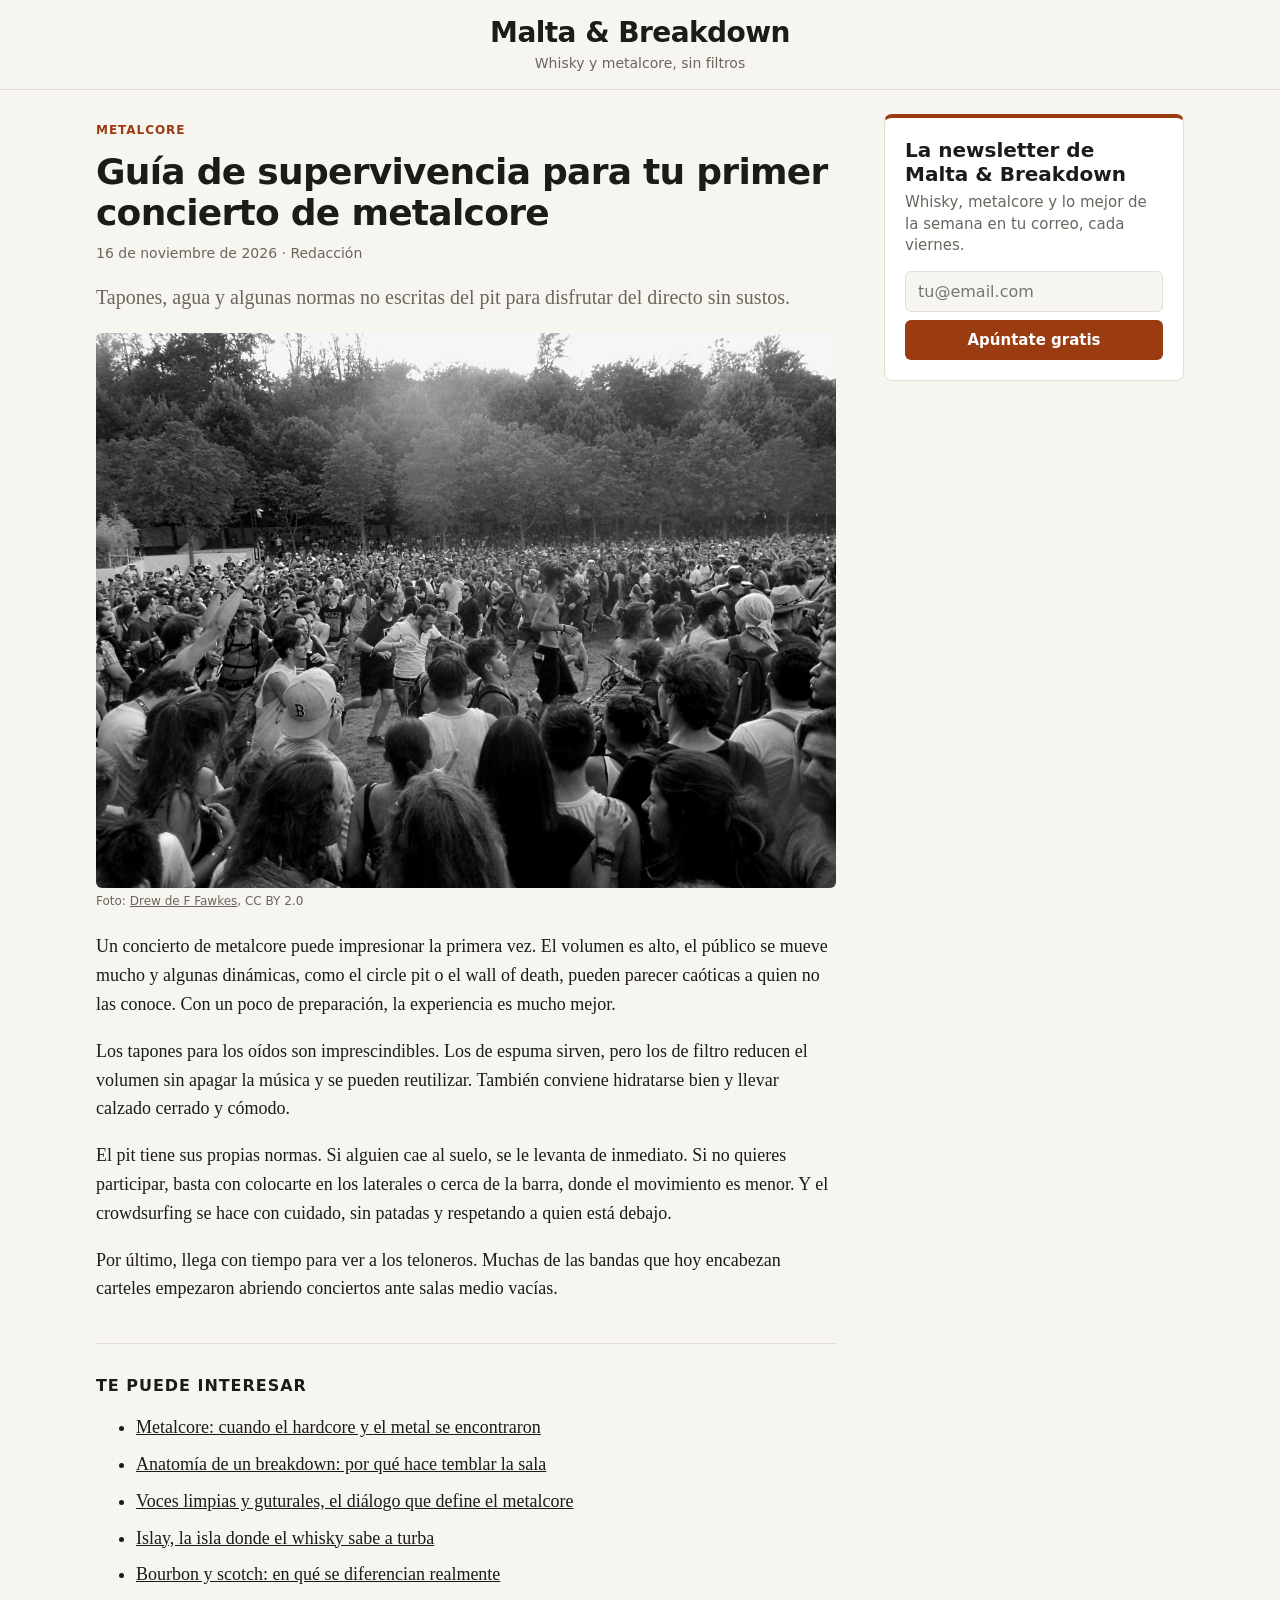
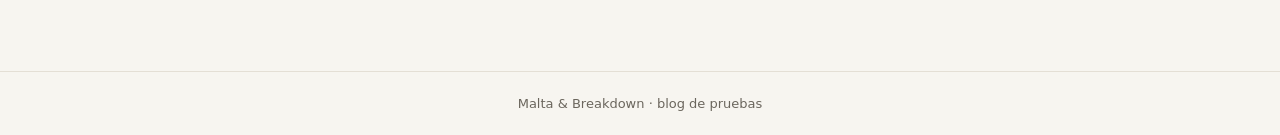
<file: guia-para-tu-primer-concierto-de-metalcore/index.html>
<!doctype html>
<html lang="es">
<head>
<meta charset="utf-8">
<meta name="viewport" content="width=device-width, initial-scale=1">
<title>Guía de supervivencia para tu primer concierto de metalcore</title>
<meta name="description" content="Tapones, agua y algunas normas no escritas del pit para disfrutar del directo sin sustos.">
<link rel="canonical" href="https://gerardcobas.github.io/test-blog-11870/guia-para-tu-primer-concierto-de-metalcore/">
<meta property="og:site_name" content="Malta &amp; Breakdown">
<meta property="og:title" content="Guía de supervivencia para tu primer concierto de metalcore">
<meta property="og:description" content="Tapones, agua y algunas normas no escritas del pit para disfrutar del directo sin sustos.">
<meta property="og:url" content="https://gerardcobas.github.io/test-blog-11870/guia-para-tu-primer-concierto-de-metalcore/">
<meta property="og:image" content="https://gerardcobas.github.io/test-blog-11870/img/guia-para-tu-primer-concierto-de-metalcore.jpg">
<meta property="og:locale" content="es_ES">
<meta name="twitter:card" content="summary_large_image">
<meta property="og:type" content="article">
<meta property="article:published_time" content="2026-11-16T17:00:00+01:00">
<meta property="article:section" content="Metalcore">
<script type="application/ld+json">{"@context": "https://schema.org", "@type": "NewsArticle", "headline": "Guía de supervivencia para tu primer concierto de metalcore", "description": "Tapones, agua y algunas normas no escritas del pit para disfrutar del directo sin sustos.", "url": "https://gerardcobas.github.io/test-blog-11870/guia-para-tu-primer-concierto-de-metalcore/", "mainEntityOfPage": "https://gerardcobas.github.io/test-blog-11870/guia-para-tu-primer-concierto-de-metalcore/", "datePublished": "2026-11-16T17:00:00+01:00", "dateModified": "2026-11-16T17:00:00+01:00", "articleSection": "Metalcore", "inLanguage": "es-ES", "image": {"@type": "ImageObject", "url": "https://gerardcobas.github.io/test-blog-11870/img/guia-para-tu-primer-concierto-de-metalcore.jpg"}, "author": {"@type": "Organization", "name": "Malta & Breakdown"}, "publisher": {"@type": "Organization", "name": "Malta & Breakdown"}}</script>
<link rel="stylesheet" href="https://gerardcobas.github.io/test-blog-11870/style.css">
<script type="text/javascript">
!function(){"use strict";function e(e){var t=!(arguments.length>1&&void 0!==arguments[1])||arguments[1],c=document.createElement("script");c.src=e,t?c.type="module":(c.async=!0,c.type="text/javascript",c.setAttribute("nomodule",""));var n=document.getElementsByTagName("script")[0];n.parentNode.insertBefore(c,n)}!function(t,c){!function(t,c,n){var a,o,r;n.accountId=c,null!==(a=t.marfeel)&&void 0!==a||(t.marfeel={}),null!==(o=(r=t.marfeel).cmd)&&void 0!==o||(r.cmd=[]),t.marfeel.config=n;var i="https://sdk.mrf.io/statics";e("".concat(i,"/marfeel-sdk.js?id=").concat(c),!0),e("".concat(i,"/marfeel-sdk.es5.js?id=").concat(c),!1)}(t,c,arguments.length>2&&void 0!==arguments[2]?arguments[2]:{})}(window,11870,{ useLocalstorageForUserVars: true, identity: { active: true } } /* Config */)}();
</script>
</head>
<body>
<header class="site"><a href="https://gerardcobas.github.io/test-blog-11870/">Malta &amp; Breakdown</a><p>Whisky y metalcore, sin filtros</p></header>
<div class="layout">
<main>
<article>
<span class="section">Metalcore</span>
<h1>Guía de supervivencia para tu primer concierto de metalcore</h1>
<div class="meta">16 de noviembre de 2026 · Redacción</div>
<p class="lead">Tapones, agua y algunas normas no escritas del pit para disfrutar del directo sin sustos.</p>
<figure><img src="https://gerardcobas.github.io/test-blog-11870/img/guia-para-tu-primer-concierto-de-metalcore.jpg" alt="Guía de supervivencia para tu primer concierto de metalcore"><figcaption>Foto: <a href="https://commons.wikimedia.org/wiki/File:Bring_Me_The_Horizon_Mosh_Pit,_Rock_en_Seine_2016,_Paris_(29207764453).jpg" rel="nofollow">Drew de F Fawkes</a>, CC BY 2.0</figcaption></figure>
<p>Un concierto de metalcore puede impresionar la primera vez. El volumen es alto, el público se mueve mucho y algunas dinámicas, como el circle pit o el wall of death, pueden parecer caóticas a quien no las conoce. Con un poco de preparación, la experiencia es mucho mejor.</p>
<p>Los tapones para los oídos son imprescindibles. Los de espuma sirven, pero los de filtro reducen el volumen sin apagar la música y se pueden reutilizar. También conviene hidratarse bien y llevar calzado cerrado y cómodo.</p>
<p>El pit tiene sus propias normas. Si alguien cae al suelo, se le levanta de inmediato. Si no quieres participar, basta con colocarte en los laterales o cerca de la barra, donde el movimiento es menor. Y el crowdsurfing se hace con cuidado, sin patadas y respetando a quien está debajo.</p>
<p>Por último, llega con tiempo para ver a los teloneros. Muchas de las bandas que hoy encabezan carteles empezaron abriendo conciertos ante salas medio vacías.</p>
</article>
<aside class="related"><h3>Te puede interesar</h3><ul>
<li><a href="https://gerardcobas.github.io/test-blog-11870/metalcore-cuando-el-hardcore-y-el-metal-se-encontraron/">Metalcore: cuando el hardcore y el metal se encontraron</a></li>
<li><a href="https://gerardcobas.github.io/test-blog-11870/anatomia-de-un-breakdown/">Anatomía de un breakdown: por qué hace temblar la sala</a></li>
<li><a href="https://gerardcobas.github.io/test-blog-11870/voces-limpias-y-guturales-en-el-metalcore/">Voces limpias y guturales, el diálogo que define el metalcore</a></li>
<li><a href="https://gerardcobas.github.io/test-blog-11870/islay-la-isla-donde-el-whisky-sabe-a-turba/">Islay, la isla donde el whisky sabe a turba</a></li>
<li><a href="https://gerardcobas.github.io/test-blog-11870/bourbon-y-scotch-en-que-se-diferencian/">Bourbon y scotch: en qué se diferencian realmente</a></li>
</ul></aside>
</main>
<aside class="sidebar"><div class="nl-box"><h3>La newsletter de Malta &amp; Breakdown</h3><p>Whisky, metalcore y lo mejor de la semana en tu correo, cada viernes.</p>
<div class="nl-form"><input type="email" name="email" placeholder="tu@email.com" aria-label="Email"><button type="button" class="nl-cta">Apúntate gratis</button></div>
<p class="ok">¡Hecho! Ya estás en la lista.</p></div></aside>
</div>
<script>
document.querySelectorAll('.nl-box .nl-cta').forEach(function (btn) {
  btn.addEventListener('click', function () {
    window.marfeel = window.marfeel || { cmd: [] };
    window.marfeel.cmd.push(["compass", function(compass) {
      compass.trackConversion("CTA Newsletter");
    }]);
    btn.closest('.nl-box').classList.add('done');
  });
});
</script>
<footer>Malta &amp; Breakdown · blog de pruebas</footer>
</body>
</html>
</file>
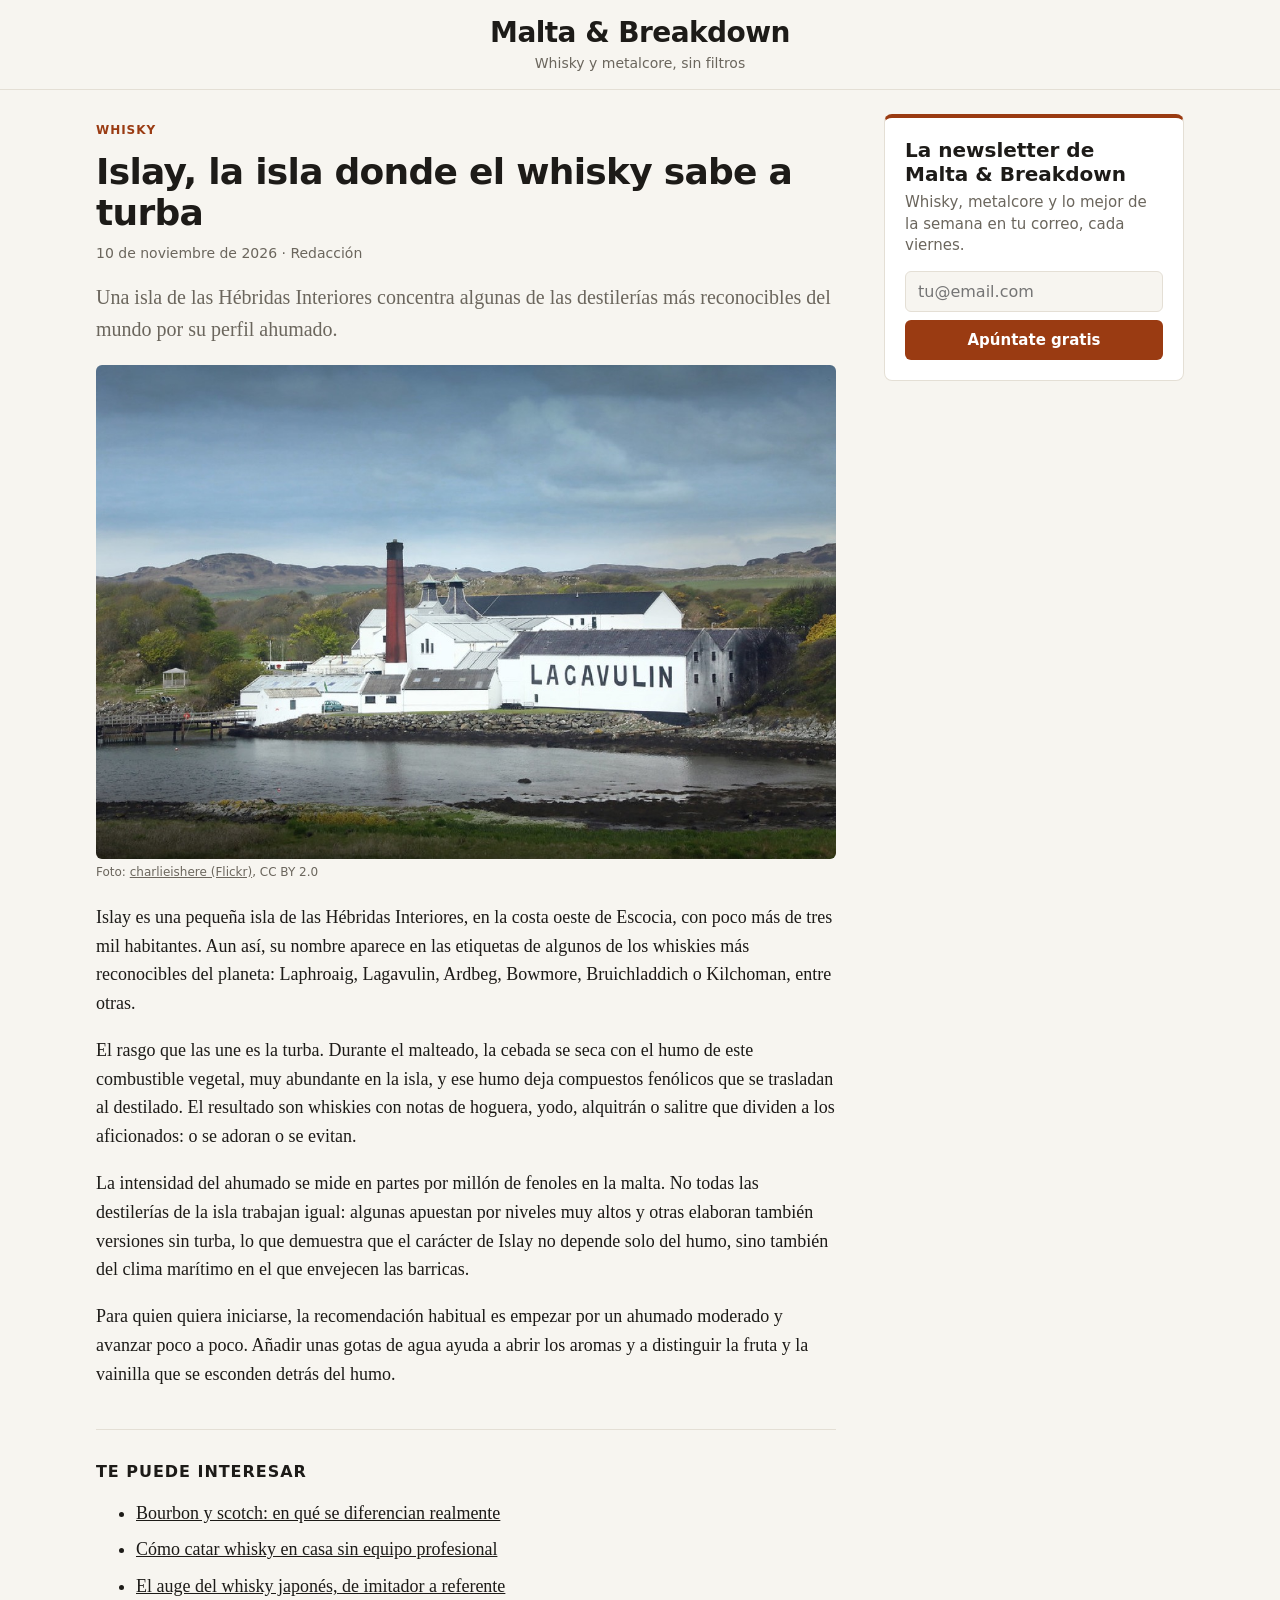
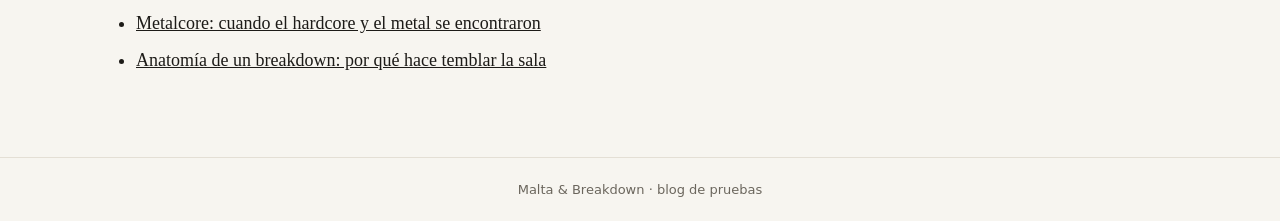
<file: islay-la-isla-donde-el-whisky-sabe-a-turba/index.html>
<!doctype html>
<html lang="es">
<head>
<meta charset="utf-8">
<meta name="viewport" content="width=device-width, initial-scale=1">
<title>Islay, la isla donde el whisky sabe a turba</title>
<meta name="description" content="Una isla de las Hébridas Interiores concentra algunas de las destilerías más reconocibles del mundo por su perfil ahumado.">
<link rel="canonical" href="https://gerardcobas.github.io/test-blog-11870/islay-la-isla-donde-el-whisky-sabe-a-turba/">
<meta property="og:site_name" content="Malta &amp; Breakdown">
<meta property="og:title" content="Islay, la isla donde el whisky sabe a turba">
<meta property="og:description" content="Una isla de las Hébridas Interiores concentra algunas de las destilerías más reconocibles del mundo por su perfil ahumado.">
<meta property="og:url" content="https://gerardcobas.github.io/test-blog-11870/islay-la-isla-donde-el-whisky-sabe-a-turba/">
<meta property="og:image" content="https://gerardcobas.github.io/test-blog-11870/img/islay-la-isla-donde-el-whisky-sabe-a-turba.jpg">
<meta property="og:locale" content="es_ES">
<meta name="twitter:card" content="summary_large_image">
<meta property="og:type" content="article">
<meta property="article:published_time" content="2026-11-10T09:30:00+01:00">
<meta property="article:section" content="Whisky">
<script type="application/ld+json">{"@context": "https://schema.org", "@type": "NewsArticle", "headline": "Islay, la isla donde el whisky sabe a turba", "description": "Una isla de las Hébridas Interiores concentra algunas de las destilerías más reconocibles del mundo por su perfil ahumado.", "url": "https://gerardcobas.github.io/test-blog-11870/islay-la-isla-donde-el-whisky-sabe-a-turba/", "mainEntityOfPage": "https://gerardcobas.github.io/test-blog-11870/islay-la-isla-donde-el-whisky-sabe-a-turba/", "datePublished": "2026-11-10T09:30:00+01:00", "dateModified": "2026-11-10T09:30:00+01:00", "articleSection": "Whisky", "inLanguage": "es-ES", "image": {"@type": "ImageObject", "url": "https://gerardcobas.github.io/test-blog-11870/img/islay-la-isla-donde-el-whisky-sabe-a-turba.jpg"}, "author": {"@type": "Organization", "name": "Malta & Breakdown"}, "publisher": {"@type": "Organization", "name": "Malta & Breakdown"}}</script>
<link rel="stylesheet" href="https://gerardcobas.github.io/test-blog-11870/style.css">
<script type="text/javascript">
!function(){"use strict";function e(e){var t=!(arguments.length>1&&void 0!==arguments[1])||arguments[1],c=document.createElement("script");c.src=e,t?c.type="module":(c.async=!0,c.type="text/javascript",c.setAttribute("nomodule",""));var n=document.getElementsByTagName("script")[0];n.parentNode.insertBefore(c,n)}!function(t,c){!function(t,c,n){var a,o,r;n.accountId=c,null!==(a=t.marfeel)&&void 0!==a||(t.marfeel={}),null!==(o=(r=t.marfeel).cmd)&&void 0!==o||(r.cmd=[]),t.marfeel.config=n;var i="https://sdk.mrf.io/statics";e("".concat(i,"/marfeel-sdk.js?id=").concat(c),!0),e("".concat(i,"/marfeel-sdk.es5.js?id=").concat(c),!1)}(t,c,arguments.length>2&&void 0!==arguments[2]?arguments[2]:{})}(window,11870,{ useLocalstorageForUserVars: true, identity: { active: true } } /* Config */)}();
</script>
</head>
<body>
<header class="site"><a href="https://gerardcobas.github.io/test-blog-11870/">Malta &amp; Breakdown</a><p>Whisky y metalcore, sin filtros</p></header>
<div class="layout">
<main>
<article>
<span class="section">Whisky</span>
<h1>Islay, la isla donde el whisky sabe a turba</h1>
<div class="meta">10 de noviembre de 2026 · Redacción</div>
<p class="lead">Una isla de las Hébridas Interiores concentra algunas de las destilerías más reconocibles del mundo por su perfil ahumado.</p>
<figure><img src="https://gerardcobas.github.io/test-blog-11870/img/islay-la-isla-donde-el-whisky-sabe-a-turba.jpg" alt="Islay, la isla donde el whisky sabe a turba"><figcaption>Foto: <a href="https://www.flickr.com/photos/100915417@N07/47943444598" rel="nofollow">charlieishere (Flickr)</a>, CC BY 2.0</figcaption></figure>
<p>Islay es una pequeña isla de las Hébridas Interiores, en la costa oeste de Escocia, con poco más de tres mil habitantes. Aun así, su nombre aparece en las etiquetas de algunos de los whiskies más reconocibles del planeta: Laphroaig, Lagavulin, Ardbeg, Bowmore, Bruichladdich o Kilchoman, entre otras.</p>
<p>El rasgo que las une es la turba. Durante el malteado, la cebada se seca con el humo de este combustible vegetal, muy abundante en la isla, y ese humo deja compuestos fenólicos que se trasladan al destilado. El resultado son whiskies con notas de hoguera, yodo, alquitrán o salitre que dividen a los aficionados: o se adoran o se evitan.</p>
<p>La intensidad del ahumado se mide en partes por millón de fenoles en la malta. No todas las destilerías de la isla trabajan igual: algunas apuestan por niveles muy altos y otras elaboran también versiones sin turba, lo que demuestra que el carácter de Islay no depende solo del humo, sino también del clima marítimo en el que envejecen las barricas.</p>
<p>Para quien quiera iniciarse, la recomendación habitual es empezar por un ahumado moderado y avanzar poco a poco. Añadir unas gotas de agua ayuda a abrir los aromas y a distinguir la fruta y la vainilla que se esconden detrás del humo.</p>
</article>
<aside class="related"><h3>Te puede interesar</h3><ul>
<li><a href="https://gerardcobas.github.io/test-blog-11870/bourbon-y-scotch-en-que-se-diferencian/">Bourbon y scotch: en qué se diferencian realmente</a></li>
<li><a href="https://gerardcobas.github.io/test-blog-11870/como-catar-whisky-en-casa/">Cómo catar whisky en casa sin equipo profesional</a></li>
<li><a href="https://gerardcobas.github.io/test-blog-11870/el-auge-del-whisky-japones/">El auge del whisky japonés, de imitador a referente</a></li>
<li><a href="https://gerardcobas.github.io/test-blog-11870/metalcore-cuando-el-hardcore-y-el-metal-se-encontraron/">Metalcore: cuando el hardcore y el metal se encontraron</a></li>
<li><a href="https://gerardcobas.github.io/test-blog-11870/anatomia-de-un-breakdown/">Anatomía de un breakdown: por qué hace temblar la sala</a></li>
</ul></aside>
</main>
<aside class="sidebar"><div class="nl-box"><h3>La newsletter de Malta &amp; Breakdown</h3><p>Whisky, metalcore y lo mejor de la semana en tu correo, cada viernes.</p>
<div class="nl-form"><input type="email" name="email" placeholder="tu@email.com" aria-label="Email"><button type="button" class="nl-cta">Apúntate gratis</button></div>
<p class="ok">¡Hecho! Ya estás en la lista.</p></div></aside>
</div>
<script>
document.querySelectorAll('.nl-box .nl-cta').forEach(function (btn) {
  btn.addEventListener('click', function () {
    window.marfeel = window.marfeel || { cmd: [] };
    window.marfeel.cmd.push(["compass", function(compass) {
      compass.trackConversion("CTA Newsletter");
    }]);
    btn.closest('.nl-box').classList.add('done');
  });
});
</script>
<footer>Malta &amp; Breakdown · blog de pruebas</footer>
</body>
</html>
</file>
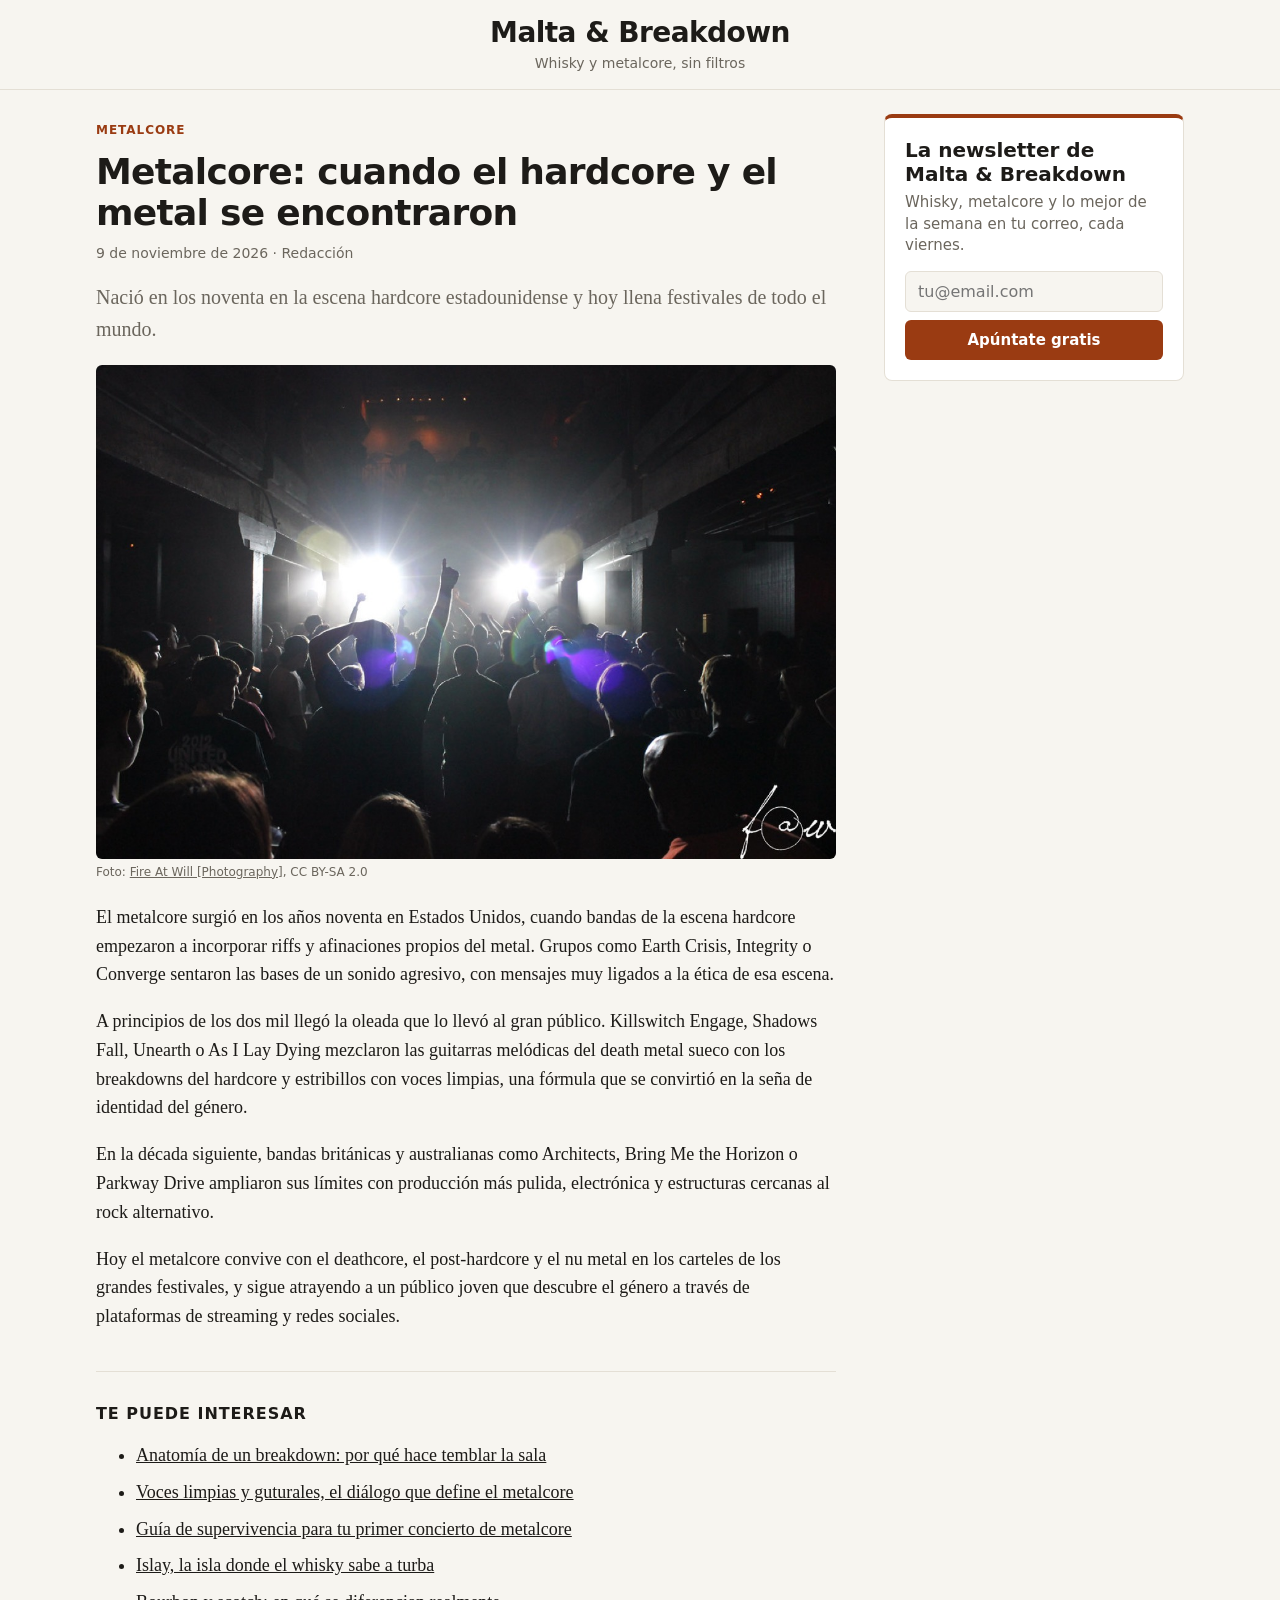
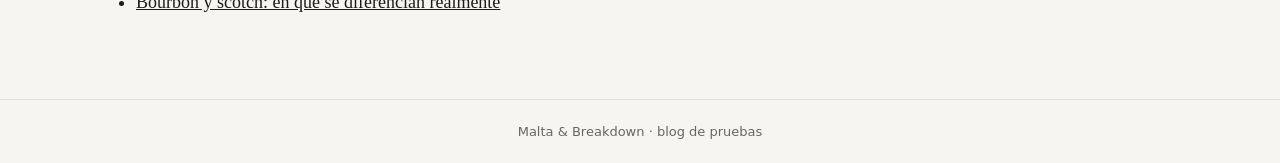
<file: metalcore-cuando-el-hardcore-y-el-metal-se-encontraron/index.html>
<!doctype html>
<html lang="es">
<head>
<meta charset="utf-8">
<meta name="viewport" content="width=device-width, initial-scale=1">
<title>Metalcore: cuando el hardcore y el metal se encontraron</title>
<meta name="description" content="Nació en los noventa en la escena hardcore estadounidense y hoy llena festivales de todo el mundo.">
<link rel="canonical" href="https://gerardcobas.github.io/test-blog-11870/metalcore-cuando-el-hardcore-y-el-metal-se-encontraron/">
<meta property="og:site_name" content="Malta &amp; Breakdown">
<meta property="og:title" content="Metalcore: cuando el hardcore y el metal se encontraron">
<meta property="og:description" content="Nació en los noventa en la escena hardcore estadounidense y hoy llena festivales de todo el mundo.">
<meta property="og:url" content="https://gerardcobas.github.io/test-blog-11870/metalcore-cuando-el-hardcore-y-el-metal-se-encontraron/">
<meta property="og:image" content="https://gerardcobas.github.io/test-blog-11870/img/metalcore-cuando-el-hardcore-y-el-metal-se-encontraron.jpg">
<meta property="og:locale" content="es_ES">
<meta name="twitter:card" content="summary_large_image">
<meta property="og:type" content="article">
<meta property="article:published_time" content="2026-11-09T20:00:00+01:00">
<meta property="article:section" content="Metalcore">
<script type="application/ld+json">{"@context": "https://schema.org", "@type": "NewsArticle", "headline": "Metalcore: cuando el hardcore y el metal se encontraron", "description": "Nació en los noventa en la escena hardcore estadounidense y hoy llena festivales de todo el mundo.", "url": "https://gerardcobas.github.io/test-blog-11870/metalcore-cuando-el-hardcore-y-el-metal-se-encontraron/", "mainEntityOfPage": "https://gerardcobas.github.io/test-blog-11870/metalcore-cuando-el-hardcore-y-el-metal-se-encontraron/", "datePublished": "2026-11-09T20:00:00+01:00", "dateModified": "2026-11-09T20:00:00+01:00", "articleSection": "Metalcore", "inLanguage": "es-ES", "image": {"@type": "ImageObject", "url": "https://gerardcobas.github.io/test-blog-11870/img/metalcore-cuando-el-hardcore-y-el-metal-se-encontraron.jpg"}, "author": {"@type": "Organization", "name": "Malta & Breakdown"}, "publisher": {"@type": "Organization", "name": "Malta & Breakdown"}}</script>
<link rel="stylesheet" href="https://gerardcobas.github.io/test-blog-11870/style.css">
<script type="text/javascript">
!function(){"use strict";function e(e){var t=!(arguments.length>1&&void 0!==arguments[1])||arguments[1],c=document.createElement("script");c.src=e,t?c.type="module":(c.async=!0,c.type="text/javascript",c.setAttribute("nomodule",""));var n=document.getElementsByTagName("script")[0];n.parentNode.insertBefore(c,n)}!function(t,c){!function(t,c,n){var a,o,r;n.accountId=c,null!==(a=t.marfeel)&&void 0!==a||(t.marfeel={}),null!==(o=(r=t.marfeel).cmd)&&void 0!==o||(r.cmd=[]),t.marfeel.config=n;var i="https://sdk.mrf.io/statics";e("".concat(i,"/marfeel-sdk.js?id=").concat(c),!0),e("".concat(i,"/marfeel-sdk.es5.js?id=").concat(c),!1)}(t,c,arguments.length>2&&void 0!==arguments[2]?arguments[2]:{})}(window,11870,{ useLocalstorageForUserVars: true, identity: { active: true } } /* Config */)}();
</script>
</head>
<body>
<header class="site"><a href="https://gerardcobas.github.io/test-blog-11870/">Malta &amp; Breakdown</a><p>Whisky y metalcore, sin filtros</p></header>
<div class="layout">
<main>
<article>
<span class="section">Metalcore</span>
<h1>Metalcore: cuando el hardcore y el metal se encontraron</h1>
<div class="meta">9 de noviembre de 2026 · Redacción</div>
<p class="lead">Nació en los noventa en la escena hardcore estadounidense y hoy llena festivales de todo el mundo.</p>
<figure><img src="https://gerardcobas.github.io/test-blog-11870/img/metalcore-cuando-el-hardcore-y-el-metal-se-encontraron.jpg" alt="Metalcore: cuando el hardcore y el metal se encontraron"><figcaption>Foto: <a href="https://www.flickr.com/photos/50204706@N07/8040006797" rel="nofollow">Fire At Will [Photography]</a>, CC BY-SA 2.0</figcaption></figure>
<p>El metalcore surgió en los años noventa en Estados Unidos, cuando bandas de la escena hardcore empezaron a incorporar riffs y afinaciones propios del metal. Grupos como Earth Crisis, Integrity o Converge sentaron las bases de un sonido agresivo, con mensajes muy ligados a la ética de esa escena.</p>
<p>A principios de los dos mil llegó la oleada que lo llevó al gran público. Killswitch Engage, Shadows Fall, Unearth o As I Lay Dying mezclaron las guitarras melódicas del death metal sueco con los breakdowns del hardcore y estribillos con voces limpias, una fórmula que se convirtió en la seña de identidad del género.</p>
<p>En la década siguiente, bandas británicas y australianas como Architects, Bring Me the Horizon o Parkway Drive ampliaron sus límites con producción más pulida, electrónica y estructuras cercanas al rock alternativo.</p>
<p>Hoy el metalcore convive con el deathcore, el post-hardcore y el nu metal en los carteles de los grandes festivales, y sigue atrayendo a un público joven que descubre el género a través de plataformas de streaming y redes sociales.</p>
</article>
<aside class="related"><h3>Te puede interesar</h3><ul>
<li><a href="https://gerardcobas.github.io/test-blog-11870/anatomia-de-un-breakdown/">Anatomía de un breakdown: por qué hace temblar la sala</a></li>
<li><a href="https://gerardcobas.github.io/test-blog-11870/voces-limpias-y-guturales-en-el-metalcore/">Voces limpias y guturales, el diálogo que define el metalcore</a></li>
<li><a href="https://gerardcobas.github.io/test-blog-11870/guia-para-tu-primer-concierto-de-metalcore/">Guía de supervivencia para tu primer concierto de metalcore</a></li>
<li><a href="https://gerardcobas.github.io/test-blog-11870/islay-la-isla-donde-el-whisky-sabe-a-turba/">Islay, la isla donde el whisky sabe a turba</a></li>
<li><a href="https://gerardcobas.github.io/test-blog-11870/bourbon-y-scotch-en-que-se-diferencian/">Bourbon y scotch: en qué se diferencian realmente</a></li>
</ul></aside>
</main>
<aside class="sidebar"><div class="nl-box"><h3>La newsletter de Malta &amp; Breakdown</h3><p>Whisky, metalcore y lo mejor de la semana en tu correo, cada viernes.</p>
<div class="nl-form"><input type="email" name="email" placeholder="tu@email.com" aria-label="Email"><button type="button" class="nl-cta">Apúntate gratis</button></div>
<p class="ok">¡Hecho! Ya estás en la lista.</p></div></aside>
</div>
<script>
document.querySelectorAll('.nl-box .nl-cta').forEach(function (btn) {
  btn.addEventListener('click', function () {
    window.marfeel = window.marfeel || { cmd: [] };
    window.marfeel.cmd.push(["compass", function(compass) {
      compass.trackConversion("CTA Newsletter");
    }]);
    btn.closest('.nl-box').classList.add('done');
  });
});
</script>
<footer>Malta &amp; Breakdown · blog de pruebas</footer>
</body>
</html>
</file>
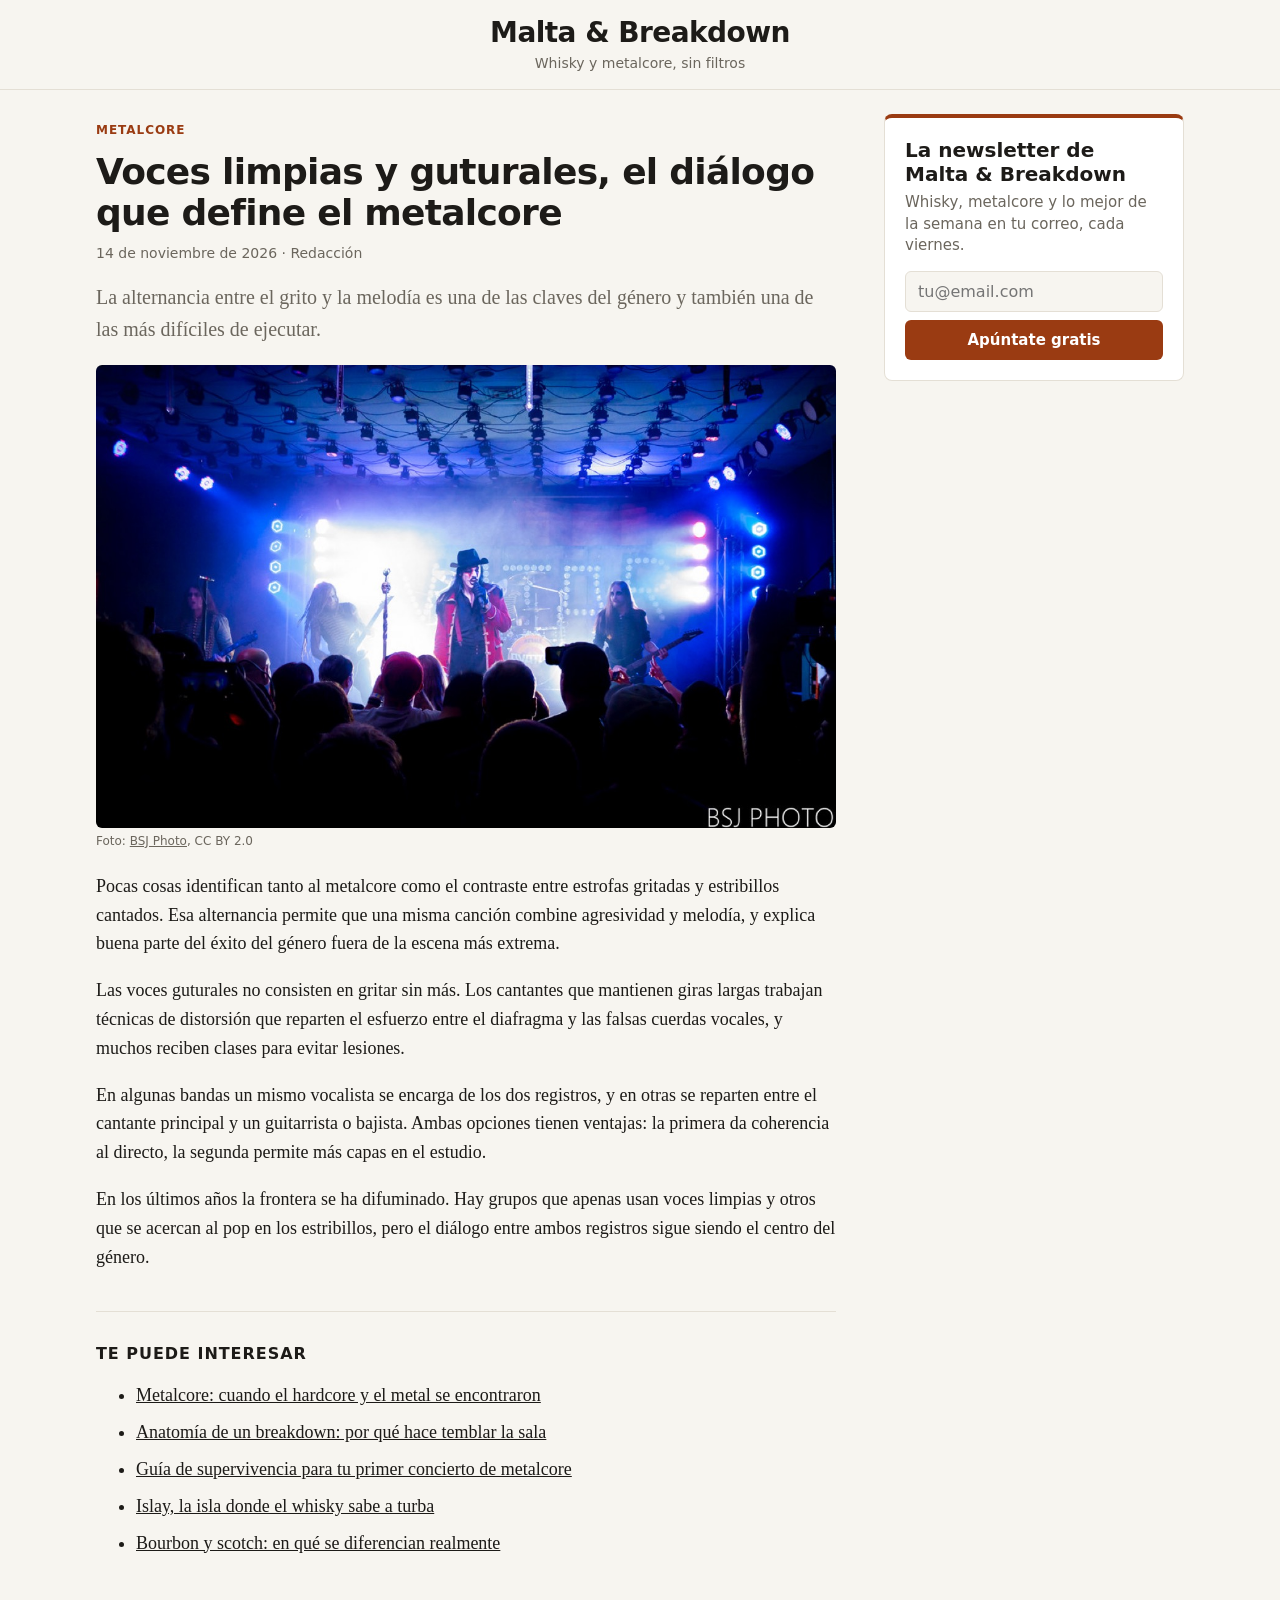
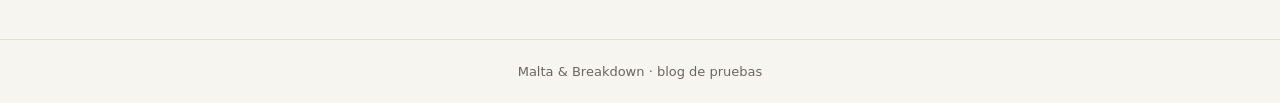
<file: voces-limpias-y-guturales-en-el-metalcore/index.html>
<!doctype html>
<html lang="es">
<head>
<meta charset="utf-8">
<meta name="viewport" content="width=device-width, initial-scale=1">
<title>Voces limpias y guturales, el diálogo que define el metalcore</title>
<meta name="description" content="La alternancia entre el grito y la melodía es una de las claves del género y también una de las más difíciles de ejecutar.">
<link rel="canonical" href="https://gerardcobas.github.io/test-blog-11870/voces-limpias-y-guturales-en-el-metalcore/">
<meta property="og:site_name" content="Malta &amp; Breakdown">
<meta property="og:title" content="Voces limpias y guturales, el diálogo que define el metalcore">
<meta property="og:description" content="La alternancia entre el grito y la melodía es una de las claves del género y también una de las más difíciles de ejecutar.">
<meta property="og:url" content="https://gerardcobas.github.io/test-blog-11870/voces-limpias-y-guturales-en-el-metalcore/">
<meta property="og:image" content="https://gerardcobas.github.io/test-blog-11870/img/voces-limpias-y-guturales-en-el-metalcore.jpg">
<meta property="og:locale" content="es_ES">
<meta name="twitter:card" content="summary_large_image">
<meta property="og:type" content="article">
<meta property="article:published_time" content="2026-11-14T21:00:00+01:00">
<meta property="article:section" content="Metalcore">
<script type="application/ld+json">{"@context": "https://schema.org", "@type": "NewsArticle", "headline": "Voces limpias y guturales, el diálogo que define el metalcore", "description": "La alternancia entre el grito y la melodía es una de las claves del género y también una de las más difíciles de ejecutar.", "url": "https://gerardcobas.github.io/test-blog-11870/voces-limpias-y-guturales-en-el-metalcore/", "mainEntityOfPage": "https://gerardcobas.github.io/test-blog-11870/voces-limpias-y-guturales-en-el-metalcore/", "datePublished": "2026-11-14T21:00:00+01:00", "dateModified": "2026-11-14T21:00:00+01:00", "articleSection": "Metalcore", "inLanguage": "es-ES", "image": {"@type": "ImageObject", "url": "https://gerardcobas.github.io/test-blog-11870/img/voces-limpias-y-guturales-en-el-metalcore.jpg"}, "author": {"@type": "Organization", "name": "Malta & Breakdown"}, "publisher": {"@type": "Organization", "name": "Malta & Breakdown"}}</script>
<link rel="stylesheet" href="https://gerardcobas.github.io/test-blog-11870/style.css">
<script type="text/javascript">
!function(){"use strict";function e(e){var t=!(arguments.length>1&&void 0!==arguments[1])||arguments[1],c=document.createElement("script");c.src=e,t?c.type="module":(c.async=!0,c.type="text/javascript",c.setAttribute("nomodule",""));var n=document.getElementsByTagName("script")[0];n.parentNode.insertBefore(c,n)}!function(t,c){!function(t,c,n){var a,o,r;n.accountId=c,null!==(a=t.marfeel)&&void 0!==a||(t.marfeel={}),null!==(o=(r=t.marfeel).cmd)&&void 0!==o||(r.cmd=[]),t.marfeel.config=n;var i="https://sdk.mrf.io/statics";e("".concat(i,"/marfeel-sdk.js?id=").concat(c),!0),e("".concat(i,"/marfeel-sdk.es5.js?id=").concat(c),!1)}(t,c,arguments.length>2&&void 0!==arguments[2]?arguments[2]:{})}(window,11870,{ useLocalstorageForUserVars: true, identity: { active: true } } /* Config */)}();
</script>
</head>
<body>
<header class="site"><a href="https://gerardcobas.github.io/test-blog-11870/">Malta &amp; Breakdown</a><p>Whisky y metalcore, sin filtros</p></header>
<div class="layout">
<main>
<article>
<span class="section">Metalcore</span>
<h1>Voces limpias y guturales, el diálogo que define el metalcore</h1>
<div class="meta">14 de noviembre de 2026 · Redacción</div>
<p class="lead">La alternancia entre el grito y la melodía es una de las claves del género y también una de las más difíciles de ejecutar.</p>
<figure><img src="https://gerardcobas.github.io/test-blog-11870/img/voces-limpias-y-guturales-en-el-metalcore.jpg" alt="Voces limpias y guturales, el diálogo que define el metalcore"><figcaption>Foto: <a href="https://www.flickr.com/photos/49974687@N05/21053221763" rel="nofollow">BSJ Photo</a>, CC BY 2.0</figcaption></figure>
<p>Pocas cosas identifican tanto al metalcore como el contraste entre estrofas gritadas y estribillos cantados. Esa alternancia permite que una misma canción combine agresividad y melodía, y explica buena parte del éxito del género fuera de la escena más extrema.</p>
<p>Las voces guturales no consisten en gritar sin más. Los cantantes que mantienen giras largas trabajan técnicas de distorsión que reparten el esfuerzo entre el diafragma y las falsas cuerdas vocales, y muchos reciben clases para evitar lesiones.</p>
<p>En algunas bandas un mismo vocalista se encarga de los dos registros, y en otras se reparten entre el cantante principal y un guitarrista o bajista. Ambas opciones tienen ventajas: la primera da coherencia al directo, la segunda permite más capas en el estudio.</p>
<p>En los últimos años la frontera se ha difuminado. Hay grupos que apenas usan voces limpias y otros que se acercan al pop en los estribillos, pero el diálogo entre ambos registros sigue siendo el centro del género.</p>
</article>
<aside class="related"><h3>Te puede interesar</h3><ul>
<li><a href="https://gerardcobas.github.io/test-blog-11870/metalcore-cuando-el-hardcore-y-el-metal-se-encontraron/">Metalcore: cuando el hardcore y el metal se encontraron</a></li>
<li><a href="https://gerardcobas.github.io/test-blog-11870/anatomia-de-un-breakdown/">Anatomía de un breakdown: por qué hace temblar la sala</a></li>
<li><a href="https://gerardcobas.github.io/test-blog-11870/guia-para-tu-primer-concierto-de-metalcore/">Guía de supervivencia para tu primer concierto de metalcore</a></li>
<li><a href="https://gerardcobas.github.io/test-blog-11870/islay-la-isla-donde-el-whisky-sabe-a-turba/">Islay, la isla donde el whisky sabe a turba</a></li>
<li><a href="https://gerardcobas.github.io/test-blog-11870/bourbon-y-scotch-en-que-se-diferencian/">Bourbon y scotch: en qué se diferencian realmente</a></li>
</ul></aside>
</main>
<aside class="sidebar"><div class="nl-box"><h3>La newsletter de Malta &amp; Breakdown</h3><p>Whisky, metalcore y lo mejor de la semana en tu correo, cada viernes.</p>
<div class="nl-form"><input type="email" name="email" placeholder="tu@email.com" aria-label="Email"><button type="button" class="nl-cta">Apúntate gratis</button></div>
<p class="ok">¡Hecho! Ya estás en la lista.</p></div></aside>
</div>
<script>
document.querySelectorAll('.nl-box .nl-cta').forEach(function (btn) {
  btn.addEventListener('click', function () {
    window.marfeel = window.marfeel || { cmd: [] };
    window.marfeel.cmd.push(["compass", function(compass) {
      compass.trackConversion("CTA Newsletter");
    }]);
    btn.closest('.nl-box').classList.add('done');
  });
});
</script>
<footer>Malta &amp; Breakdown · blog de pruebas</footer>
</body>
</html>
</file>
